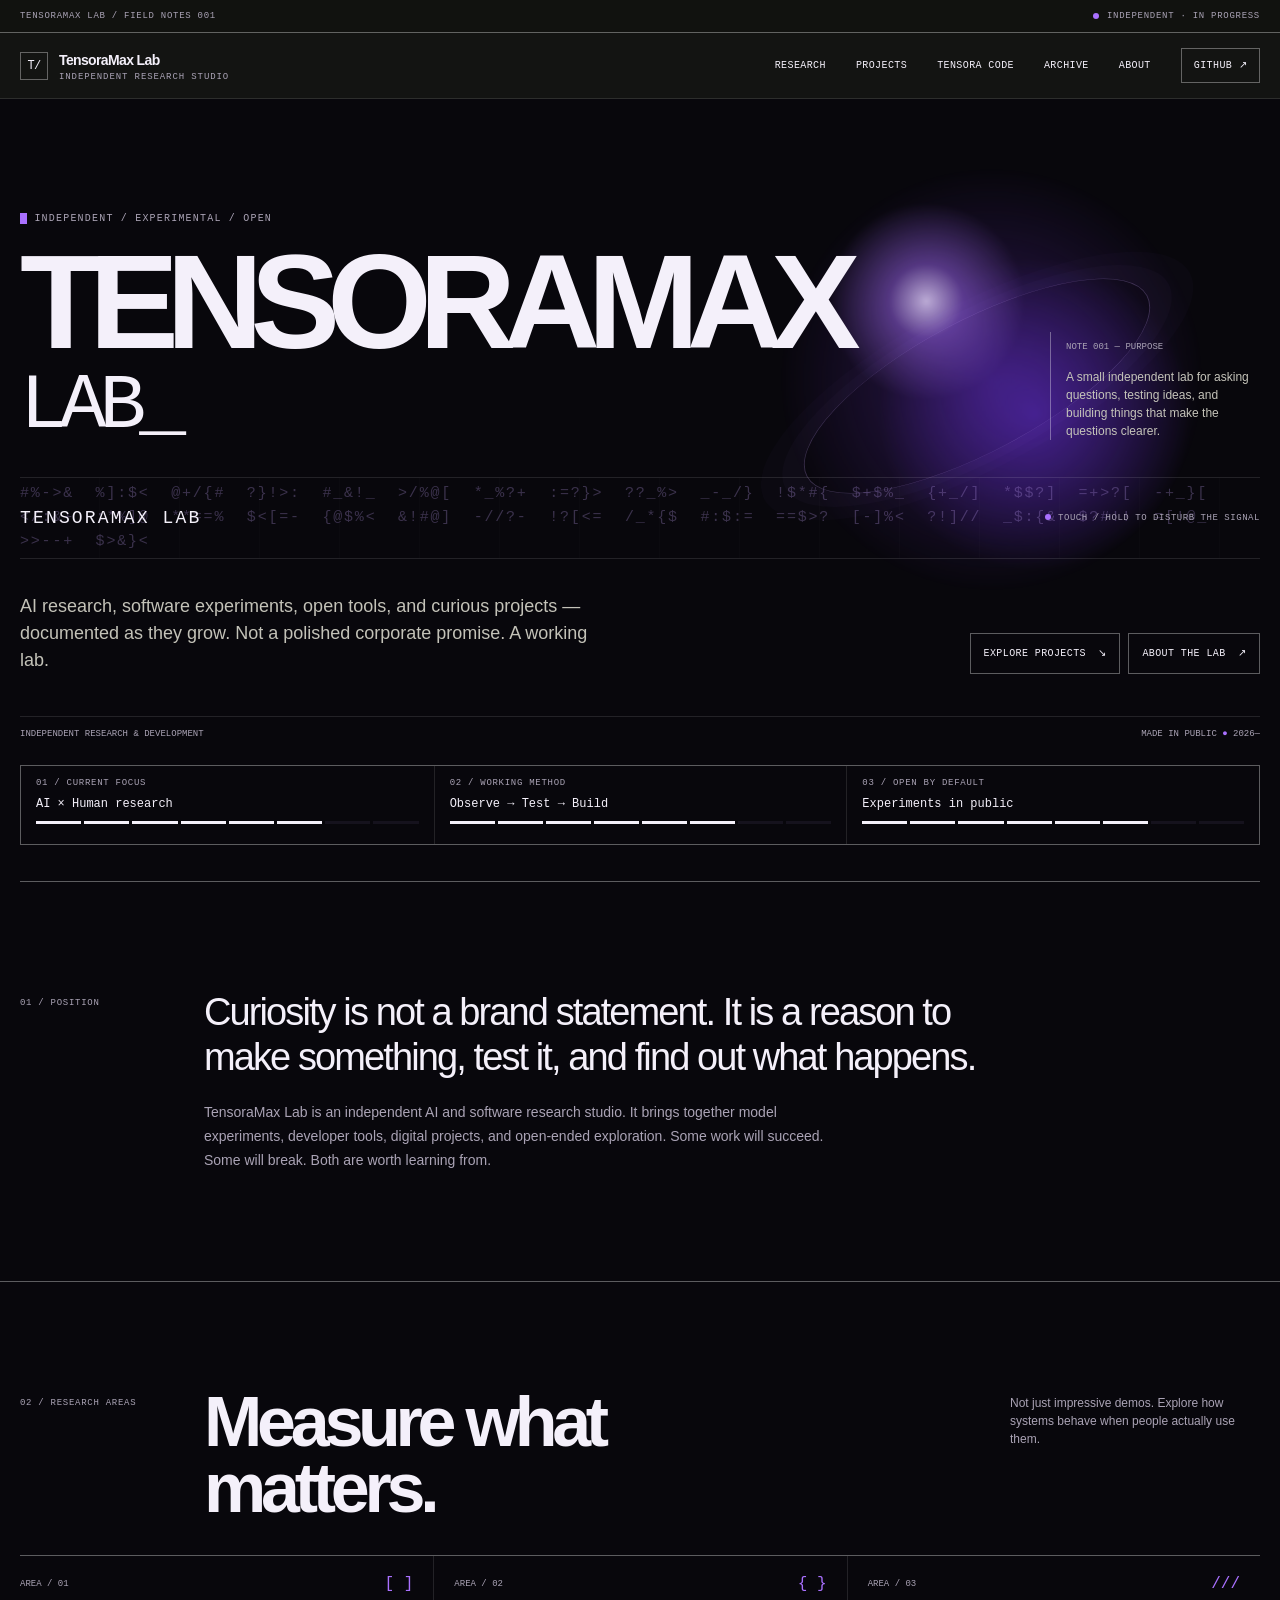
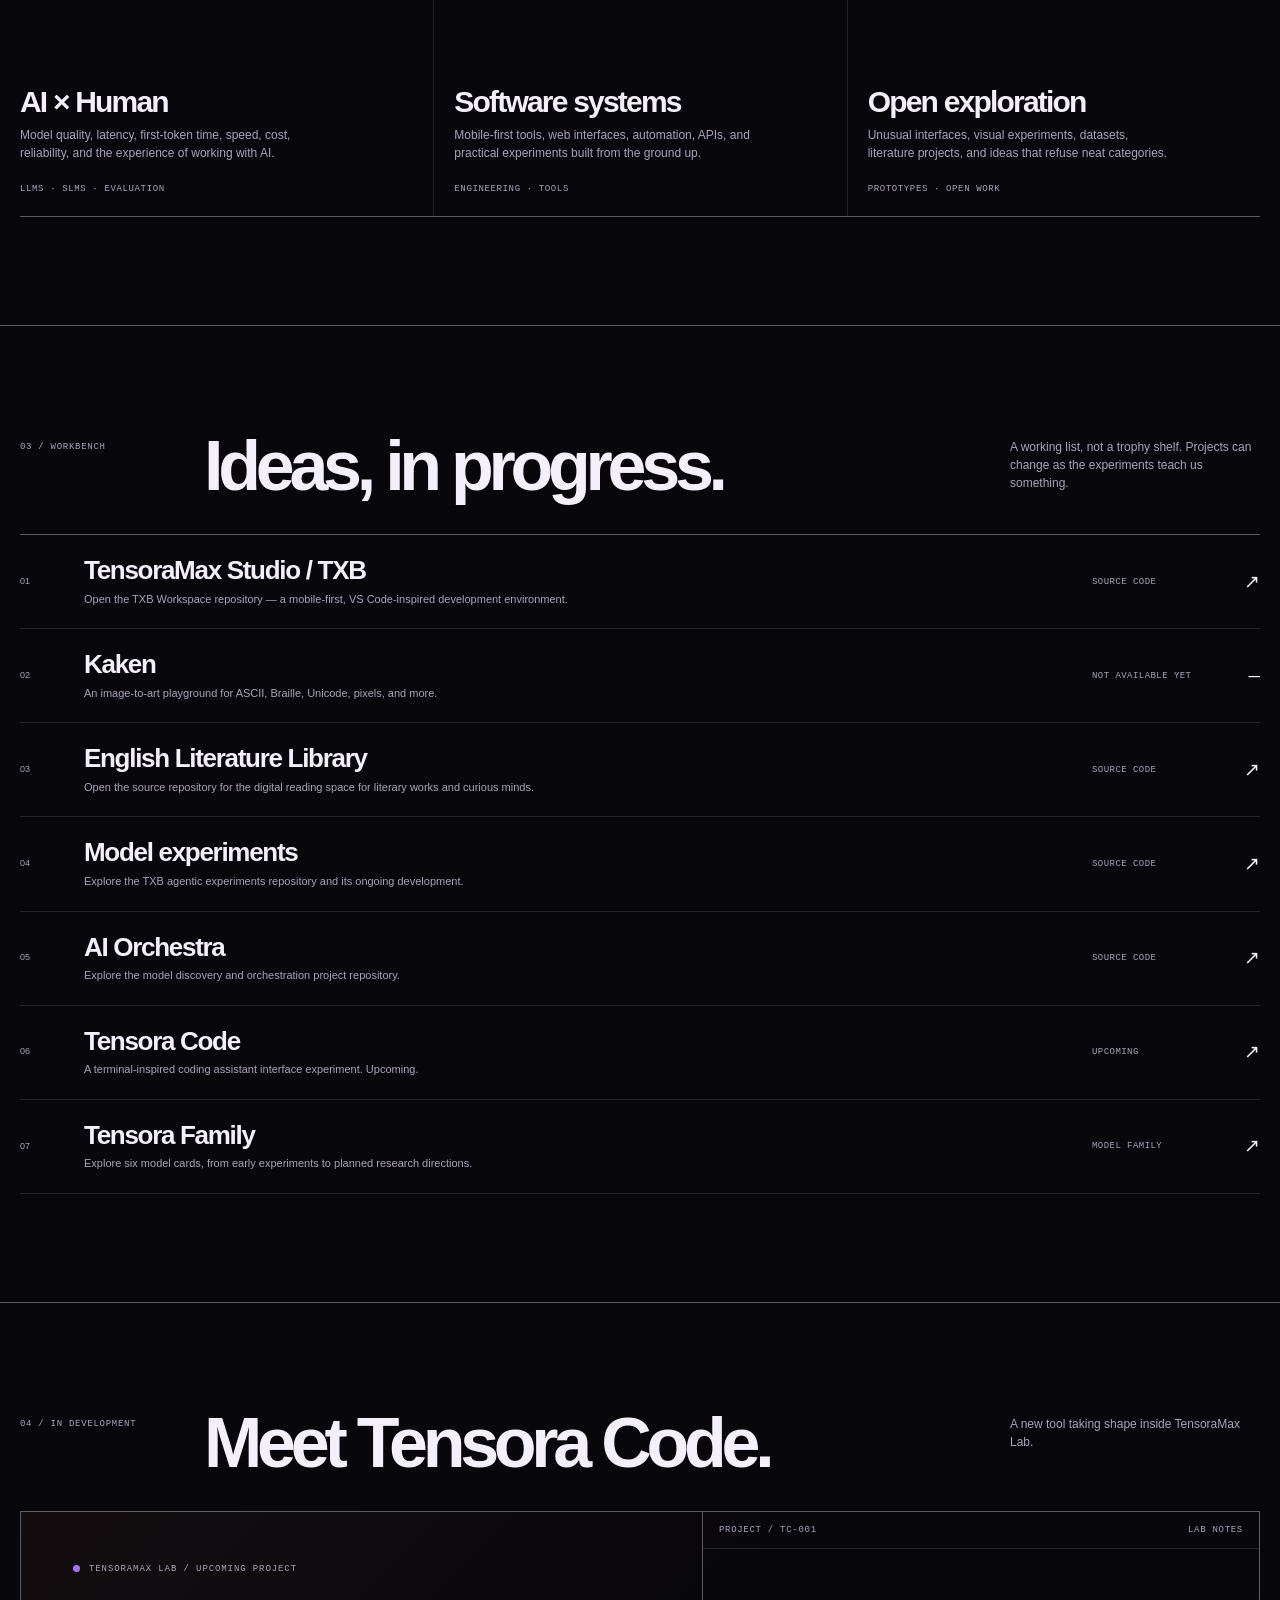
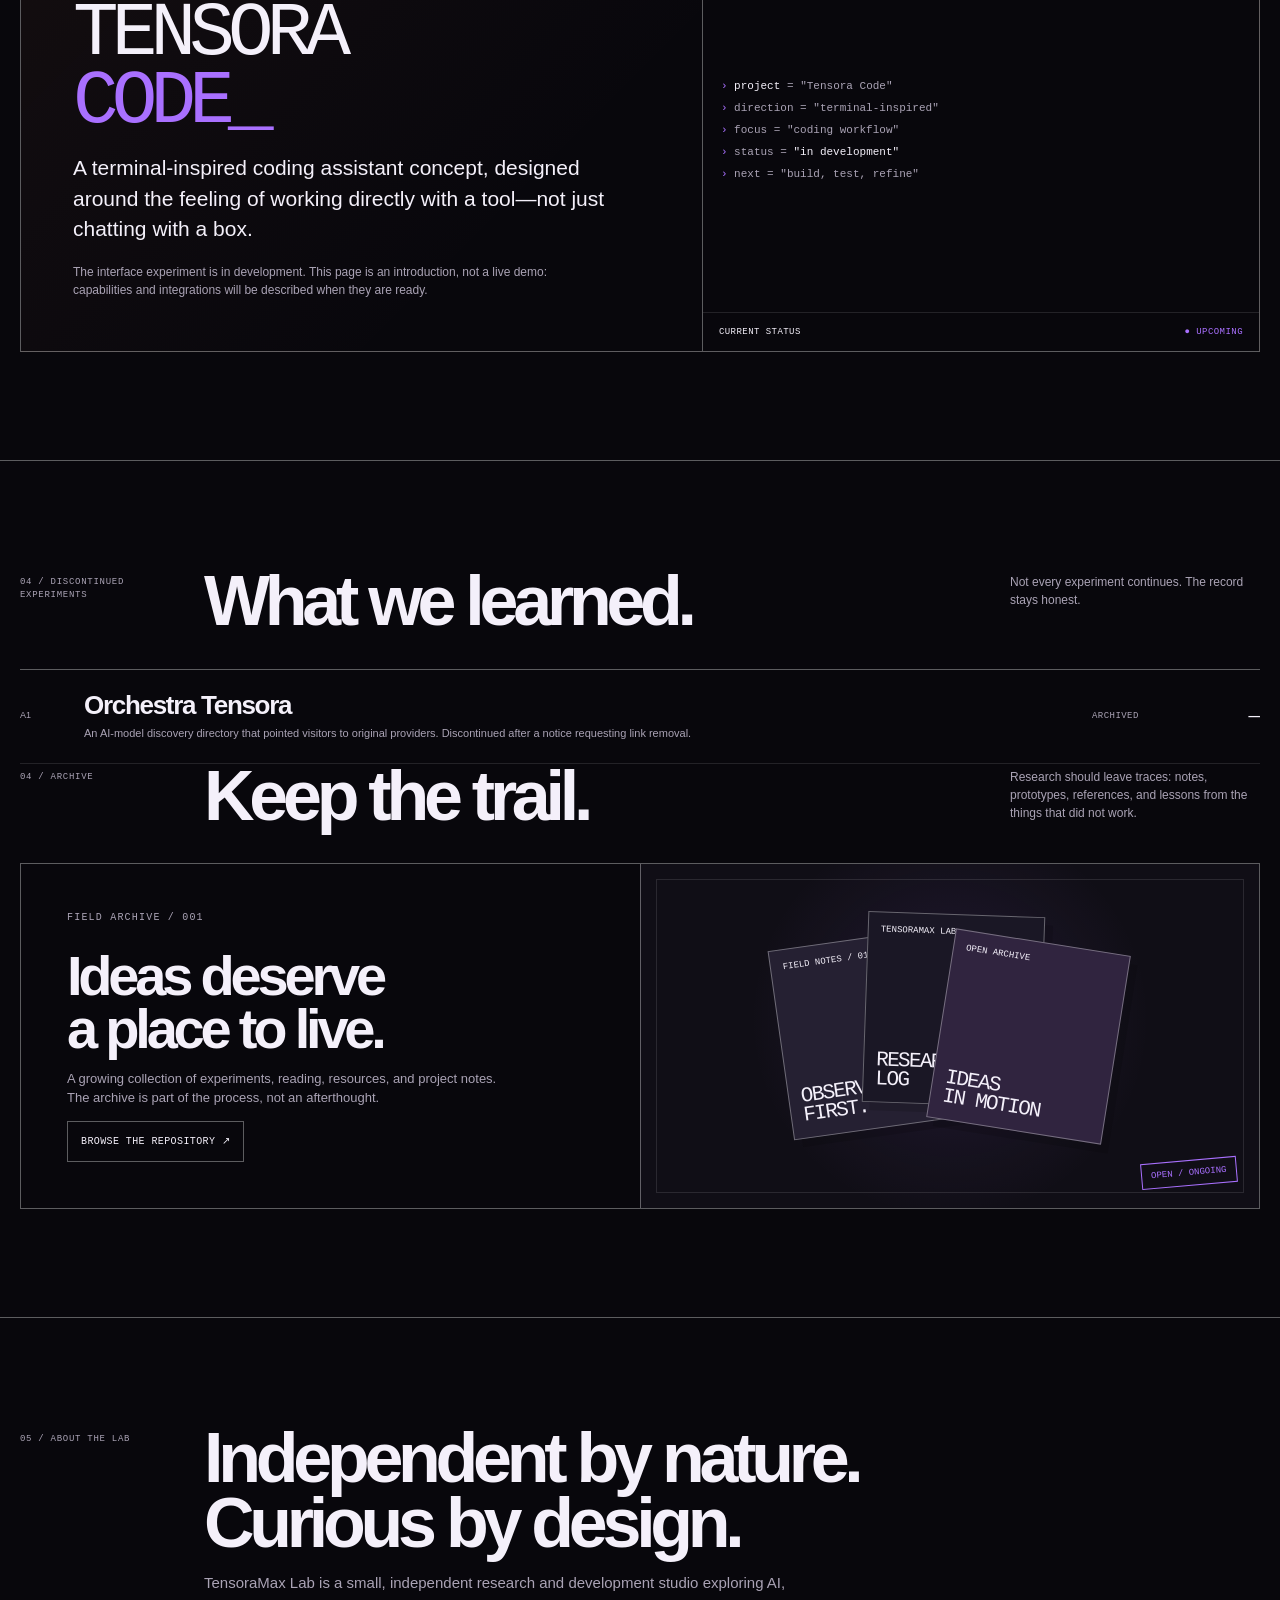
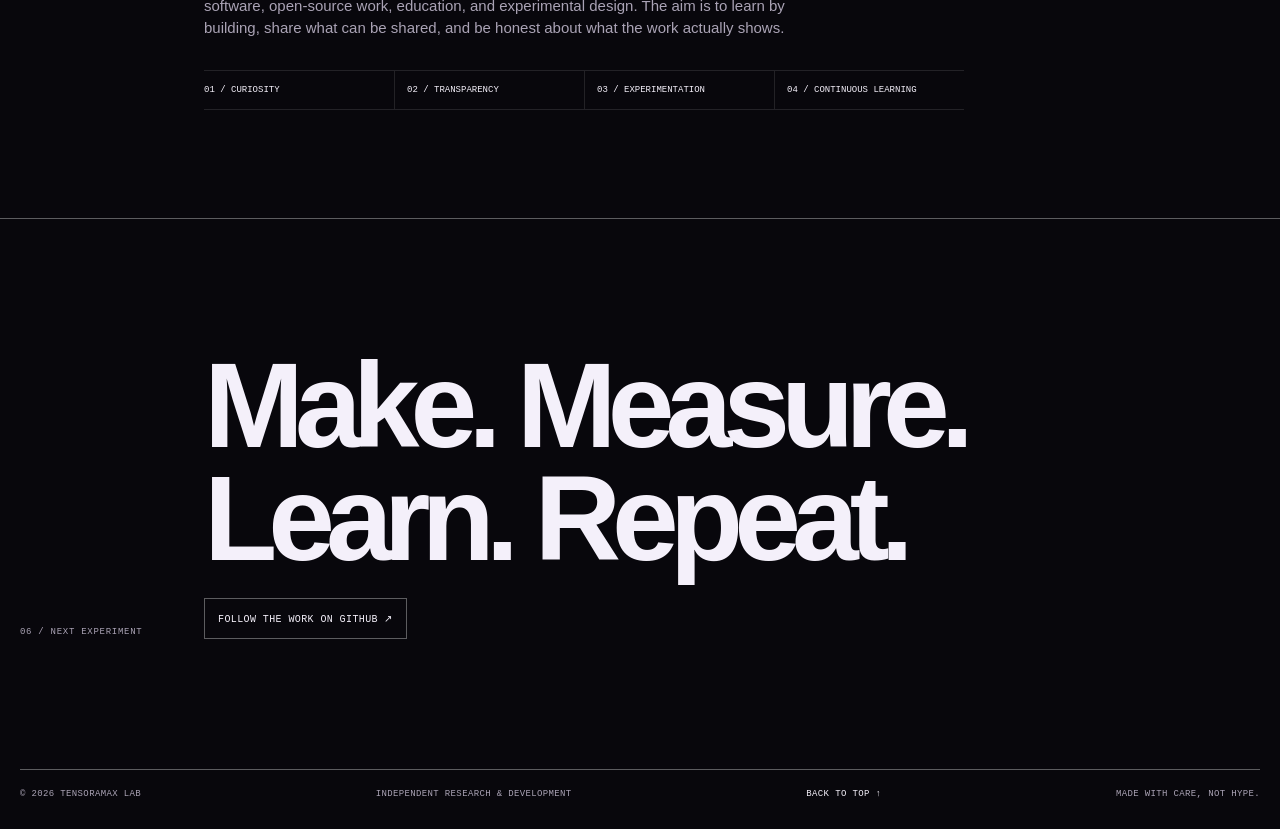
<file: index.html>
<!doctype html>
<html lang="en">
<head>
<meta charset="utf-8">
<meta name="viewport" content="width=device-width, initial-scale=1, viewport-fit=cover">
<meta name="theme-color" content="#08070c">
<meta name="description" content="TensoraMax Lab — independent AI research, software experiments, and things built in public.">
<meta name="google-site-verification" content="DfHqU-ZBNyAnOdvqPo-Tlb1jlKGLQ3drwnvdkoPZtg8" />
<link rel="canonical" href="https://tensoramaxlab.pntr.dev/">
<meta property="og:title" content="TensoraMax Lab — Experimental Research Studio">
<meta property="og:description" content="Independent AI research, software experiments, open tools, and curious projects — documented as they grow.">
<meta property="og:url" content="https://tensoramaxlab.pntr.dev/">
<meta property="og:type" content="website">
<title>TensoraMax Lab — Experimental Research Studio</title>
<style>
:root{
  --bg:#08070c;--surface:#100e16;--surface2:#15121d;--ink:#f4f0fa;--muted:#aaa3b5;
  --line:rgba(255,255,255,.11);--line-strong:rgba(255,255,255,.34);
  --signal:#a970ff;--mono:"SFMono-Regular",Consolas,"Liberation Mono",monospace;
  --sans:Arial,"Helvetica Neue",sans-serif;--max:1240px;
}
*{box-sizing:border-box}
html{scroll-behavior:smooth;scroll-padding-top:80px;background:var(--bg)}
body{margin:0;background:var(--bg);color:var(--ink);font-family:var(--sans);line-height:1.5}
a{color:inherit;text-decoration:none}button{font:inherit}
::selection{background:var(--ink);color:var(--bg)}
.shell{width:min(100% - 40px,var(--max));margin-inline:auto}
.mono,.eyebrow,.section-id,.meta,.micro,.footer,.nav,.stamp,.status{font-family:var(--mono)}
.topline{border-bottom:1px solid var(--line-strong);background:#11120f}
.topline-inner{min-height:32px;display:flex;justify-content:space-between;align-items:center;gap:12px;font:9px var(--mono);letter-spacing:.08em;text-transform:uppercase;color:var(--muted)}
.live{display:inline-flex;align-items:center;gap:8px}.live-dot{width:6px;height:6px;border-radius:50%;background:var(--signal);display:inline-block}
header{position:sticky;top:0;z-index:10;background:rgba(21,22,20,.93);backdrop-filter:blur(14px);border-bottom:1px solid var(--line)}
.header-inner{min-height:65px;display:flex;align-items:center;justify-content:space-between;gap:22px}
.brand{display:inline-flex;align-items:center;gap:11px;font-size:14px;font-weight:800;letter-spacing:-.045em;white-space:nowrap}
.brand-symbol{width:28px;height:28px;border:1px solid var(--line-strong);display:grid;place-items:center;font:12px var(--mono)}
.brand small{display:block;margin-top:1px;color:var(--muted);font:9px var(--mono);letter-spacing:.1em;text-transform:uppercase}
.nav{display:flex;align-items:center;gap:clamp(14px,2.5vw,30px);font-size:10px;text-transform:uppercase;letter-spacing:.04em}
.nav a{padding:7px 0;border-bottom:1px solid transparent}.nav a:hover{border-color:var(--ink)}
.nav .nav-github{border:1px solid var(--line-strong);padding:9px 12px}
.menu{display:none;border:1px solid var(--line-strong);background:transparent;color:var(--ink);padding:8px 10px;font:10px var(--mono)}
.hero{padding:clamp(55px,9vw,112px) 0 36px;border-bottom:1px solid var(--line-strong);position:relative}
.hero-top{display:grid;grid-template-columns:minmax(0,1fr) 210px;gap:28px;align-items:end}
.eyebrow{margin:0 0 20px;font-size:10px;text-transform:uppercase;letter-spacing:.12em;color:var(--muted)}
.eyebrow b{color:var(--signal);font-weight:400}
.hero h1{margin:0;font-size:clamp(48px,10.5vw,138px);line-height:.82;letter-spacing:-.095em;font-weight:800}
.hero h1 .line{display:block}
.hero h1 .line:last-child{margin-top:.16em;font:400 .58em/.95 var(--mono);letter-spacing:-.09em}
.hero-note{border-left:1px solid var(--line-strong);padding-left:15px;margin-bottom:3px}
.note-number{font:9px var(--mono);color:var(--muted)}
.hero-note p{margin:12px 0 0;max-width:185px;font-size:12px;color:#c5c4ba}
.hero-interaction{position:relative;margin-top:34px;border-top:1px solid var(--line);border-bottom:1px solid var(--line);min-height:82px;display:flex;align-items:center;overflow:hidden;isolation:isolate;touch-action:pan-y;cursor:crosshair;user-select:none;-webkit-user-select:none}
.hero-interaction::before{content:"";position:absolute;inset:0;z-index:-1;background:repeating-linear-gradient(90deg,transparent 0,transparent 79px,rgba(239,238,231,.045) 80px);opacity:.6}
.glyph-field{position:absolute;inset:0;display:flex;align-items:center;justify-content:flex-start;overflow:hidden;padding:10px 0;color:var(--muted);opacity:.26;font:clamp(10px,1.6vw,15px)/1.6 var(--mono);letter-spacing:.12em;white-space:pre-wrap;overflow-wrap:anywhere;pointer-events:none}
.hero-touch{position:relative;width:100%;padding:22px 0;display:flex;align-items:center;justify-content:space-between;gap:18px;background:none;border:0;color:var(--ink);text-align:left;cursor:crosshair}
.hero-touch:focus-visible{outline:1px solid var(--signal);outline-offset:-3px}
.hero-touch-title{font:clamp(13px,2vw,18px) var(--mono);letter-spacing:.12em;overflow-wrap:anywhere}
.hero-touch-hint{flex-shrink:0;font:9px var(--mono);letter-spacing:.06em;text-transform:uppercase;color:var(--muted)}
.hero-touch-hint .hint-dot{display:inline-block;width:6px;height:6px;background:var(--signal);border-radius:50%;margin-right:7px}
.hero-interaction.active{background:rgba(239,238,231,.025)}
.hero-interaction.active .glyph-field{opacity:.5;color:var(--signal)}
.hero-bottom{display:grid;grid-template-columns:1fr auto;align-items:end;gap:25px;margin-top:34px}
.hero-copy{max-width:570px;margin:0;color:#c3c2b8;font-size:clamp(15px,1.7vw,18px)}
.actions{display:flex;gap:8px;flex-wrap:wrap}
.button{display:inline-flex;min-height:41px;align-items:center;justify-content:center;gap:12px;padding:0 13px;border:1px solid var(--line-strong);font:10px var(--mono);text-transform:uppercase;letter-spacing:.04em;transition:background .15s,color .15s,border-color .15s}
.button:hover{background:var(--ink);color:var(--bg);border-color:var(--ink)}
.hero-meta{margin-top:42px;padding-top:12px;border-top:1px solid var(--line);display:flex;flex-wrap:wrap;justify-content:space-between;gap:10px;font:9px var(--mono);text-transform:uppercase;color:var(--muted)}
.signal-word{color:var(--signal)}
.instrument{margin-top:26px;border:1px solid var(--line-strong);display:grid;grid-template-columns:repeat(3,1fr)}
.instrument-cell{min-height:78px;padding:12px 15px}
.instrument-cell+.instrument-cell{border-left:1px solid var(--line)}
.instrument-label{display:block;color:var(--muted);font:9px var(--mono);letter-spacing:.08em;text-transform:uppercase}
.instrument-value{display:block;margin-top:9px;font:12px var(--mono)}
.meter{display:flex;gap:3px;margin-top:10px}.meter i{display:block;height:3px;flex:1;background:var(--ink)}.meter i:nth-child(n+7){background:var(--surface2)}
.section{padding:clamp(64px,9vw,108px) 0;border-bottom:1px solid var(--line-strong)}
.section-head{display:grid;grid-template-columns:160px minmax(0,1fr) minmax(150px,250px);gap:24px;align-items:start;margin-bottom:34px}
.section-id{color:var(--muted);font-size:9px;letter-spacing:.08em;text-transform:uppercase;padding-top:7px}
h2{margin:0;font-size:clamp(34px,6vw,70px);line-height:.94;letter-spacing:-.075em;font-weight:800}
.section-intro{margin:4px 0 0;color:var(--muted);font-size:12px;max-width:250px}
.manifesto-grid,.about-grid{display:grid;grid-template-columns:160px minmax(0,1fr);gap:24px}
.manifesto-copy{max-width:780px}.manifesto-copy p{margin:0;font-size:clamp(21px,3.4vw,38px);line-height:1.18;letter-spacing:-.05em}
.manifesto-copy p+p{margin-top:22px;max-width:630px;font-size:14px;line-height:1.7;letter-spacing:0;color:var(--muted)}
.research-grid{display:grid;grid-template-columns:repeat(3,1fr);border-top:1px solid var(--line-strong);border-bottom:1px solid var(--line-strong)}
.research-card{min-height:260px;padding:19px 20px 22px 0;display:flex;flex-direction:column}
.research-card+.research-card{border-left:1px solid var(--line);padding-left:20px}
.card-top{display:flex;justify-content:space-between;align-items:center;font:9px var(--mono);color:var(--muted)}
.card-glyph{font-size:16px;color:var(--signal)}
.research-card h3{margin:auto 0 9px;font-size:clamp(21px,2.6vw,30px);line-height:1;letter-spacing:-.06em}
.research-card p{margin:0;max-width:310px;color:var(--muted);font-size:12px}
.card-tags{margin-top:22px;font:9px var(--mono);color:var(--muted);letter-spacing:.07em}
.project-list{border-top:1px solid var(--line-strong)}
.project-row{display:grid;grid-template-columns:48px minmax(0,1fr) 130px 22px;gap:16px;align-items:center;padding:21px 0;border-bottom:1px solid var(--line);transition:padding .15s,background .15s}
.project-row:hover{padding-inline:8px;background:rgba(239,238,231,.025)}
.project-row-static{cursor:default}.project-row-static:hover{padding-inline:0;background:transparent}
.project-index{font-size:9px;color:var(--muted)}
.project-name{margin:0;font-size:clamp(18px,2.5vw,26px);line-height:1.1;letter-spacing:-.05em}
.project-description{margin:6px 0 0;color:var(--muted);font-size:11px}
.project-type{color:var(--muted);font:9px var(--mono);text-transform:uppercase;letter-spacing:.05em}
.project-arrow{font:19px var(--mono);text-align:right}

.code-feature{display:grid;grid-template-columns:minmax(0,1.1fr) minmax(240px,.9fr);border:1px solid var(--line-strong);background:linear-gradient(135deg,rgba(210,118,85,.055),transparent 48%)}
.code-feature-main{padding:clamp(24px,5vw,52px)}
.code-feature-kicker{display:flex;align-items:center;gap:9px;font:9px var(--mono);letter-spacing:.1em;text-transform:uppercase;color:var(--muted)}
.code-feature-kicker i{width:7px;height:7px;border-radius:50%;background:var(--signal);display:inline-block}
.code-feature h2{margin:26px 0 17px;font:clamp(34px,6.5vw,76px)/.9 var(--mono);letter-spacing:-.09em;overflow-wrap:anywhere}
.code-feature h2 span{color:var(--signal)}
.code-feature-lead{max-width:540px;margin:0;color:var(--ink);font-size:clamp(16px,2vw,21px);line-height:1.45}
.code-feature-note{max-width:520px;margin:18px 0 0;color:var(--muted);font-size:12px}
.code-feature-side{border-left:1px solid var(--line-strong);display:flex;flex-direction:column;justify-content:space-between;min-width:0}
.code-terminal-head{padding:13px 16px;border-bottom:1px solid var(--line);font:9px var(--mono);text-transform:uppercase;letter-spacing:.08em;color:var(--muted);display:flex;justify-content:space-between;gap:12px}
.code-terminal-body{padding:24px 18px;font:11px/2 var(--mono);color:var(--muted);overflow-wrap:anywhere}
.code-terminal-body p{margin:0}
.code-terminal-body .prompt{color:var(--signal)}
.code-terminal-body .bright{color:var(--ink)}
.code-feature-status{padding:14px 16px;border-top:1px solid var(--line);display:flex;justify-content:space-between;gap:12px;font:9px var(--mono);text-transform:uppercase;letter-spacing:.05em}
.code-feature-status strong{color:var(--signal);font-weight:400}

.archive{display:grid;grid-template-columns:1fr 1fr;border:1px solid var(--line-strong)}
.archive-copy{padding:clamp(22px,5vw,46px)}
.archive-copy h2{margin-top:25px;font-size:clamp(31px,5vw,56px)}
.archive-copy p{max-width:430px;color:var(--muted);font-size:13px}
.archive-art{min-height:330px;position:relative;overflow:hidden;background:var(--surface);border-left:1px solid var(--line-strong);display:grid;place-items:center}
.archive-art::before{content:"";position:absolute;inset:15px;border:1px solid var(--line)}
.book-stack{position:relative;width:min(75%,340px);height:245px}
.book{position:absolute;width:52%;height:78%;border:1px solid var(--line-strong);display:flex;flex-direction:column;justify-content:space-between;padding:12px;font:9px var(--mono);text-transform:uppercase;box-shadow:8px 8px 0 rgba(0,0,0,.14)}
.book span:last-child{font-size:21px;line-height:.9;letter-spacing:-.08em}
.book.one{left:0;top:24px;background:#30312b;transform:rotate(-8deg)}
.book.two{left:25%;top:0;background:#24251f;transform:rotate(2deg)}
.book.three{left:47%;top:27px;background:#383931;transform:rotate(9deg)}
.archive-stamp{position:absolute;right:22px;bottom:22px;border:1px solid var(--signal);color:var(--signal);padding:7px 9px;font:9px var(--mono);transform:rotate(-5deg)}
.about-copy{max-width:760px}.about-copy>p{max-width:640px;color:var(--muted);font-size:15px}
.principles{display:grid;grid-template-columns:repeat(4,1fr);margin-top:30px;border-top:1px solid var(--line);border-bottom:1px solid var(--line)}
.principle{padding:14px 10px 14px 0;font:9px var(--mono);text-transform:uppercase}
.principle+.principle{border-left:1px solid var(--line);padding-left:12px}
.closing{padding:clamp(70px,12vw,130px) 0;display:grid;grid-template-columns:160px 1fr;gap:24px;align-items:end}
.closing h2{font-size:clamp(49px,10.5vw,120px)}
.closing .button{justify-self:start;margin-top:24px}
.footer{border-top:1px solid var(--line-strong);padding:18px 0 27px;display:flex;flex-wrap:wrap;gap:12px 24px;justify-content:space-between;color:var(--muted);font-size:9px;text-transform:uppercase;letter-spacing:.04em}
.footer a{color:var(--ink)}
.reveal{opacity:0;transform:translateY(12px);transition:opacity .45s ease,transform .45s ease}
.reveal.visible{opacity:1;transform:none}
@media(prefers-reduced-motion:reduce){*,*::before,*::after{scroll-behavior:auto!important;transition-duration:.01ms!important;animation-duration:.01ms!important}.reveal{opacity:1;transform:none}}
@media(max-width:800px){
 .shell{width:min(100% - 32px,var(--max))}.header-inner{min-height:59px}.menu{display:block}
 .nav{display:none;position:absolute;top:59px;left:16px;right:16px;padding:13px;background:var(--bg);border:1px solid var(--line-strong);flex-direction:column;align-items:stretch;gap:4px}
 .nav.open{display:flex}.nav a{padding:10px}.nav .nav-github{text-align:center}
 .hero-top{grid-template-columns:1fr}.hero-note{max-width:310px;margin-top:12px}
 .hero h1{font-size:clamp(47px,12.2vw,100px)}.hero-bottom{grid-template-columns:1fr}
 .section-head{grid-template-columns:1fr;gap:12px;margin-bottom:27px}.section-id{padding-top:0}
 .manifesto-grid,.about-grid,.closing{grid-template-columns:1fr;gap:20px}
 .research-card{min-height:225px;padding-right:14px}.research-card+.research-card{padding-left:14px}
 .project-row{grid-template-columns:30px minmax(0,1fr) 22px;gap:10px}.project-type{display:none}
 .code-feature{grid-template-columns:1fr}.code-feature-side{border-left:0;border-top:1px solid var(--line-strong)}
 .archive{grid-template-columns:1fr}.archive-art{border-left:0;border-top:1px solid var(--line-strong);min-height:295px}
 .principles{grid-template-columns:repeat(2,1fr)}.principle:nth-child(3){border-left:0;padding-left:0;border-top:1px solid var(--line)}.principle:nth-child(4){border-top:1px solid var(--line)}
}
@media(max-width:480px){
 .shell{width:min(100% - 26px,var(--max))}.topline-inner{font-size:8px;letter-spacing:0}
 .brand{font-size:13px}.hero{padding-top:57px}.hero h1{font-size:clamp(39px,11.6vw,56px)}
 .hero h1 .line:last-child{font-size:.64em}.hero-interaction{min-height:72px;margin-top:27px}
 .hero-touch{align-items:flex-start;flex-direction:column;gap:8px;padding:16px 0}.hero-touch-hint{font-size:8px}
 .instrument{grid-template-columns:1fr}.instrument-cell{min-height:auto;padding:11px}.instrument-cell+.instrument-cell{border-left:0;border-top:1px solid var(--line)}
 .instrument-value{margin-top:5px}.meter{margin-top:8px}
 .research-grid{grid-template-columns:1fr}.research-card{min-height:205px;padding:17px 0}.research-card+.research-card{border-left:0;border-top:1px solid var(--line);padding-left:0}
 .project-row{padding:17px 0}.archive-art{min-height:260px}.book-stack{transform:scale(.82)}
}

/* Motion-lab art direction: preserve the existing structure, push the atmosphere. */
.hero{overflow:hidden;isolation:isolate}
.hero::before{
  content:"";position:absolute;z-index:-1;right:clamp(-100px,4vw,70px);top:8%;
  width:clamp(190px,34vw,440px);aspect-ratio:1;border-radius:50%;
  background:
    radial-gradient(circle at 35% 32%,rgba(226,207,255,.9) 0,rgba(169,112,255,.48) 9%,transparent 24%),
    radial-gradient(circle at 60% 58%,rgba(118,54,255,.48),transparent 43%),
    radial-gradient(circle at 50% 50%,rgba(72,35,132,.65),rgba(8,7,12,0) 69%);
  filter:blur(1px);opacity:.9;animation:lab-orbit 12s ease-in-out infinite alternate;
}
.hero::after{
  content:"";position:absolute;z-index:-1;right:clamp(-70px,7vw,110px);top:12%;
  width:clamp(170px,30vw,390px);aspect-ratio:1;border:1px solid rgba(201,168,255,.25);
  border-radius:50%;transform:rotate(-28deg) scaleY(.34);box-shadow:0 0 0 24px rgba(169,112,255,.025),0 0 0 48px rgba(169,112,255,.02);
  animation:lab-ring 18s linear infinite;
}
.hero-top,.hero-interaction,.hero-bottom,.hero-meta,.instrument{position:relative;z-index:1}
.hero h1{position:relative;text-wrap:balance}
.eyebrow b,.live-dot,.hero-touch-hint .hint-dot{background:var(--signal);color:var(--signal)}
.hero-interaction.active{box-shadow:inset 0 0 55px rgba(169,112,255,.1)}
.glyph-field{color:#c9a8ff}
.hero-interaction.active .glyph-field{color:#c9a8ff}
.button:hover{box-shadow:0 0 24px rgba(169,112,255,.12)}
.research-card:hover .card-glyph{display:inline-block;transform:rotate(12deg) scale(1.15);transition:transform .25s}
.archive-art{background:radial-gradient(circle at 50% 45%,rgba(169,112,255,.12),transparent 55%),var(--surface)}
.book.one{background:#252032}.book.two{background:#1a1725}.book.three{background:#30243f}
.archive-stamp{border-color:var(--signal);color:var(--signal)}
@keyframes lab-orbit{from{transform:translate3d(0,-8px,0) scale(.96)}to{transform:translate3d(-18px,16px,0) scale(1.04)}}
@keyframes lab-ring{from{transform:rotate(-28deg) scaleY(.34)}to{transform:rotate(332deg) scaleY(.34)}}
@media(max-width:800px){.hero::before{right:-70px;top:4%;opacity:.62}.hero::after{right:-30px;top:7%;opacity:.7}}
@media(prefers-reduced-motion:reduce){.hero::before,.hero::after{animation:none}}

</style>
</head>
<body>
<div class="topline"><div class="shell topline-inner"><span>TENSORAMAX LAB / FIELD NOTES 001</span><span class="live"><i class="live-dot"></i> Independent · In progress</span></div></div>
<header><div class="shell header-inner">
  <a class="brand" href="#top" aria-label="TensoraMax Lab home"><span class="brand-symbol">T/</span><span>TensoraMax Lab<small>Independent research studio</small></span></a>
  <button class="menu" aria-label="Toggle navigation" aria-expanded="false">MENU +</button>
  <nav class="nav" aria-label="Main navigation"><a href="#research">Research</a><a href="#projects">Projects</a><a href="#tensora-code">Tensora Code</a><a href="#archive">Archive</a><a href="#about">About</a><a class="nav-github" href="https://github.com/Yuri-code-dot/Tensoramaxlab" target="_blank" rel="noreferrer">GitHub ↗</a></nav>
</div></header>
<main id="top">
<section class="hero shell">
  <div class="hero-top">
    <div><p class="eyebrow"><b>●</b> Independent / Experimental / Open</p><h1 aria-label="TensoraMax Lab"><span class="line">TENSORAMAX</span><span class="line">LAB_</span></h1></div>
    <aside class="hero-note"><span class="note-number">NOTE 001 — PURPOSE</span><p>A small independent lab for asking questions, testing ideas, and building things that make the questions clearer.</p></aside>
  </div>

  <div class="hero-interaction" id="heroInteraction">
    <div class="glyph-field" id="glyphField" aria-hidden="true"></div>
    <button class="hero-touch" id="heroTouch" aria-label="Touch or click to scramble and reassemble TensoraMax Lab">
      <span class="hero-touch-title" id="heroTouchTitle">TENSORAMAX LAB</span>
      <span class="hero-touch-hint"><i class="hint-dot"></i><span id="heroHint">Touch / hold to disturb the signal</span></span>
    </button>
  </div>

  <div class="hero-bottom"><p class="hero-copy">AI research, software experiments, open tools, and curious projects — documented as they grow. Not a polished corporate promise. A working lab.</p><div class="actions"><a class="button" href="#projects">Explore projects <span>↘</span></a><a class="button" href="#about">About the lab <span>↗</span></a></div></div>
  <div class="hero-meta"><span>Independent research & development</span><span>Made in public <span class="signal-word">●</span> 2026—</span></div>
  <div class="instrument" aria-label="Lab focus">
    <div class="instrument-cell"><span class="instrument-label">01 / Current focus</span><span class="instrument-value">AI × Human research</span><div class="meter" aria-hidden="true"><i></i><i></i><i></i><i></i><i></i><i></i><i></i><i></i></div></div>
    <div class="instrument-cell"><span class="instrument-label">02 / Working method</span><span class="instrument-value">Observe → Test → Build</span><div class="meter" aria-hidden="true"><i></i><i></i><i></i><i></i><i></i><i></i><i></i><i></i></div></div>
    <div class="instrument-cell"><span class="instrument-label">03 / Open by default</span><span class="instrument-value">Experiments in public</span><div class="meter" aria-hidden="true"><i></i><i></i><i></i><i></i><i></i><i></i><i></i><i></i></div></div>
  </div>
</section>

<section class="section"><div class="shell manifesto-grid reveal"><div class="section-id">01 / Position</div><div class="manifesto-copy"><p>Curiosity is not a brand statement. It is a reason to make something, test it, and find out what happens.</p><p>TensoraMax Lab is an independent AI and software research studio. It brings together model experiments, developer tools, digital projects, and open-ended exploration. Some work will succeed. Some will break. Both are worth learning from.</p></div></div></section>

<section class="section" id="research"><div class="shell">
  <div class="section-head reveal"><div class="section-id">02 / Research areas</div><h2>Measure what<br>matters.</h2><p class="section-intro">Not just impressive demos. Explore how systems behave when people actually use them.</p></div>
  <div class="research-grid reveal">
    <article class="research-card"><div class="card-top"><span>AREA / 01</span><span class="card-glyph">[ ]</span></div><h3>AI × Human</h3><p>Model quality, latency, first-token time, speed, cost, reliability, and the experience of working with AI.</p><div class="card-tags">LLMS · SLMS · EVALUATION</div></article>
    <article class="research-card"><div class="card-top"><span>AREA / 02</span><span class="card-glyph">{ }</span></div><h3>Software systems</h3><p>Mobile-first tools, web interfaces, automation, APIs, and practical experiments built from the ground up.</p><div class="card-tags">ENGINEERING · TOOLS</div></article>
    <article class="research-card"><div class="card-top"><span>AREA / 03</span><span class="card-glyph">///</span></div><h3>Open exploration</h3><p>Unusual interfaces, visual experiments, datasets, literature projects, and ideas that refuse neat categories.</p><div class="card-tags">PROTOTYPES · OPEN WORK</div></article>
  </div>
</div></section>

<section class="section" id="projects"><div class="shell">
  <div class="section-head reveal"><div class="section-id">03 / Workbench</div><h2>Ideas, in progress.</h2><p class="section-intro">A working list, not a trophy shelf. Projects can change as the experiments teach us something.</p></div>
  <div class="project-list reveal">
    <a class="project-row" href="https://github.com/Yuri-code-dot/TXB-workshop-" target="_blank" rel="noopener noreferrer"><span class="project-index">01</span><div><h3 class="project-name">TensoraMax Studio / TXB</h3><p class="project-description">Open the TXB Workspace repository — a mobile-first, VS Code-inspired development environment.</p></div><span class="project-type">SOURCE CODE</span><span class="project-arrow">↗</span></a>
    <div class="project-row project-row-static"><span class="project-index">02</span><div><h3 class="project-name">Kaken</h3><p class="project-description">An image-to-art playground for ASCII, Braille, Unicode, pixels, and more.</p></div><span class="project-type">NOT AVAILABLE YET</span><span class="project-arrow">—</span></div>
    <a class="project-row" href="https://github.com/Yuri-code-dot/English-library-" target="_blank" rel="noopener noreferrer"><span class="project-index">03</span><div><h3 class="project-name">English Literature Library</h3><p class="project-description">Open the source repository for the digital reading space for literary works and curious minds.</p></div><span class="project-type">SOURCE CODE</span><span class="project-arrow">↗</span></a>
    <a class="project-row" href="https://github.com/Yuri-code-dot/TXB-AGENTIC" target="_blank" rel="noopener noreferrer"><span class="project-index">04</span><div><h3 class="project-name">Model experiments</h3><p class="project-description">Explore the TXB agentic experiments repository and its ongoing development.</p></div><span class="project-type">SOURCE CODE</span><span class="project-arrow">↗</span></a>
    <a class="project-row" href="https://github.com/Yuri-code-dot/AI-Orchestra" target="_blank" rel="noopener noreferrer"><span class="project-index">05</span><div><h3 class="project-name">AI Orchestra</h3><p class="project-description">Explore the model discovery and orchestration project repository.</p></div><span class="project-type">SOURCE CODE</span><span class="project-arrow">↗</span></a>
    <a class="project-row" href="#tensora-code"><span class="project-index">06</span><div><h3 class="project-name">Tensora Code</h3><p class="project-description">A terminal-inspired coding assistant interface experiment. Upcoming.</p></div><span class="project-type">UPCOMING</span><span class="project-arrow">↗</span></a>
    <a class="project-row" href="tensora.html"><span class="project-index">07</span><div><h3 class="project-name">Tensora Family</h3><p class="project-description">Explore six model cards, from early experiments to planned research directions.</p></div><span class="project-type">MODEL FAMILY</span><span class="project-arrow">↗</span></a>
  </div>
</div></section>


<section class="section" id="tensora-code"><div class="shell">
  <div class="section-head reveal"><div class="section-id">04 / In development</div><h2>Meet Tensora Code.</h2><p class="section-intro">A new tool taking shape inside TensoraMax Lab.</p></div>
  <div class="code-feature reveal">
    <div class="code-feature-main">
      <div class="code-feature-kicker"><i></i> TensoraMax Lab / Upcoming project</div>
      <h2>TENSORA<br><span>CODE_</span></h2>
      <p class="code-feature-lead">A terminal-inspired coding assistant concept, designed around the feeling of working directly with a tool—not just chatting with a box.</p>
      <p class="code-feature-note">The interface experiment is in development. This page is an introduction, not a live demo: capabilities and integrations will be described when they are ready.</p>
    </div>
    <div class="code-feature-side" aria-label="Tensora Code project notes">
      <div class="code-terminal-head"><span>PROJECT / TC-001</span><span>LAB NOTES</span></div>
      <div class="code-terminal-body">
        <p><span class="prompt">›</span> <span class="bright">project</span> = "Tensora Code"</p>
        <p><span class="prompt">›</span> direction = "terminal-inspired"</p>
        <p><span class="prompt">›</span> focus = "coding workflow"</p>
        <p><span class="prompt">›</span> status = <span class="bright">"in development"</span></p>
        <p><span class="prompt">›</span> next = "build, test, refine"</p>
      </div>
      <div class="code-feature-status"><span>Current status</span><strong>● Upcoming</strong></div>
    </div>
  </div>
</div></section>

<section class="section" id="archive"><div class="shell">
  <div class="section-head reveal"><div class="section-id">04 / Discontinued experiments</div><h2>What we learned.</h2><p class="section-intro">Not every experiment continues. The record stays honest.</p></div>
  <div class="project-list reveal">
    <div class="project-row"><span class="project-index">A1</span><div><h3 class="project-name">Orchestra Tensora</h3><p class="project-description">An AI-model discovery directory that pointed visitors to original providers. Discontinued after a notice requesting link removal.</p></div><span class="project-type">ARCHIVED</span><span class="project-arrow">—</span></div>
  </div>
  <div class="section-head reveal"><div class="section-id">04 / Archive</div><h2>Keep the trail.</h2><p class="section-intro">Research should leave traces: notes, prototypes, references, and lessons from the things that did not work.</p></div>
  <div class="archive reveal"><div class="archive-copy"><div class="eyebrow">FIELD ARCHIVE / 001</div><h2>Ideas deserve<br>a place to live.</h2><p>A growing collection of experiments, reading, resources, and project notes. The archive is part of the process, not an afterthought.</p><a class="button" href="https://github.com/Yuri-code-dot/Tensoramaxlab" target="_blank" rel="noreferrer">Browse the repository ↗</a></div><div class="archive-art" aria-label="Abstract stack of research and literature books"><div class="book-stack" aria-hidden="true"><div class="book one"><span>FIELD NOTES / 01</span><span>OBSERVE<br>FIRST.</span></div><div class="book two"><span>TENSORAMAX LAB</span><span>RESEARCH<br>LOG</span></div><div class="book three"><span>OPEN ARCHIVE</span><span>IDEAS<br>IN MOTION</span></div></div><span class="archive-stamp">OPEN / ONGOING</span></div></div>
</div></section>

<section class="section" id="about"><div class="shell about-grid reveal"><div class="section-id">05 / About the lab</div><div class="about-copy"><h2>Independent by nature.<br>Curious by design.</h2><p>TensoraMax Lab is a small, independent research and development studio exploring AI, software, open-source work, education, and experimental design. The aim is to learn by building, share what can be shared, and be honest about what the work actually shows.</p><div class="principles"><div class="principle">01 / Curiosity</div><div class="principle">02 / Transparency</div><div class="principle">03 / Experimentation</div><div class="principle">04 / Continuous learning</div></div></div></div></section>

<section class="shell closing reveal"><div class="section-id">06 / Next experiment</div><div><h2>Make. Measure.<br>Learn. Repeat.</h2><a class="button" href="https://github.com/Yuri-code-dot/Tensoramaxlab" target="_blank" rel="noreferrer">Follow the work on GitHub ↗</a></div></section>
</main>
<footer class="shell footer"><span>© 2026 TensoraMax Lab</span><span>Independent research & development</span><a href="#top">Back to top ↑</a><span>Made with care, not hype.</span></footer>

<script>
(() => {
  const menuButton = document.querySelector('.menu');
  const nav = document.querySelector('.nav');
  menuButton.addEventListener('click', () => {
    const open = nav.classList.toggle('open');
    menuButton.setAttribute('aria-expanded', String(open));
    menuButton.textContent = open ? 'CLOSE −' : 'MENU +';
  });
  nav.querySelectorAll('a').forEach(link => link.addEventListener('click', () => {
    nav.classList.remove('open'); menuButton.setAttribute('aria-expanded', 'false'); menuButton.textContent = 'MENU +';
  }));

  const stage = document.getElementById('heroInteraction');
  const trigger = document.getElementById('heroTouch');
  const title = document.getElementById('heroTouchTitle');
  const hint = document.getElementById('heroHint');
  const field = document.getElementById('glyphField');
  const phrase = 'TENSORAMAX LAB';
  const alphabet = '$&__#@!%+=-:/<>[]{}*?';
  let active = false, raf = 0, start = 0, lastFrame = 0, pointerDown = false, cooldown = 0;
  let seed = 1;
  const rand = () => { seed = (seed * 1664525 + 1013904223) >>> 0; return seed / 4294967296; };
  function makeNoise(n) {
    let s = '';
    for (let i = 0; i < n; i++) s += alphabet[Math.floor(rand() * alphabet.length)] + (i % 5 === 4 ? '  ' : '');
    return s;
  }
  function render(now) {
    if (!active) return;
    if (now - lastFrame < 48) { raf = requestAnimationFrame(render); return; }
    lastFrame = now;
    const elapsed = now - start;
    const duration = pointerDown ? 999999 : 1250;
    const p = Math.min(1, elapsed / duration);
    const len = phrase.length;
    let out = '';
    for (let i = 0; i < len; i++) {
      const settlePoint = i / len;
      if (pointerDown || (p < .72 && p < settlePoint * .8 + .2 && rand() > p * .8)) {
        out += alphabet[Math.floor(rand() * alphabet.length)];
      } else if (p < .72 && rand() < (1 - p) * .22) {
        out += alphabet[Math.floor(rand() * alphabet.length)];
      } else {
        out += phrase[i];
      }
    }
    title.textContent = out;
    field.textContent = makeNoise(170);
    stage.classList.toggle('active', pointerDown || p < .65);
    hint.textContent = pointerDown ? 'Signal disturbed · release to resolve' : (p < .85 ? 'Signal reassembling…' : 'Touch / hold to disturb the signal');
    if (pointerDown || p < 1) raf = requestAnimationFrame(render);
    else {
      active = false; title.textContent = phrase; field.textContent = makeNoise(170);
      stage.classList.remove('active'); hint.textContent = 'Touch / hold to disturb the signal';
    }
  }
  function disturb(hold) {
    cancelAnimationFrame(raf);
    active = true; pointerDown = hold; start = performance.now(); lastFrame = 0;
    seed = (Date.now() ^ Math.floor(Math.random() * 0xffffffff)) >>> 0;
    stage.classList.add('active');
    raf = requestAnimationFrame(render);
  }
  trigger.addEventListener('pointerdown', e => {
    if (e.pointerType === 'mouse' && e.button !== 0) return;
    e.preventDefault();
    pointerDown = true;
    try { trigger.setPointerCapture(e.pointerId); } catch {}
    disturb(true);
  });
  trigger.addEventListener('pointerup', () => {
    if (!pointerDown) return;
    pointerDown = false; start = performance.now(); lastFrame = 0;
    hint.textContent = 'Signal reassembling…';
    raf = requestAnimationFrame(render);
  });
  trigger.addEventListener('pointercancel', () => {
    pointerDown = false; start = performance.now(); lastFrame = 0; raf = requestAnimationFrame(render);
  });
  trigger.addEventListener('click', e => {
    // Keyboard activation gets a complete animation; pointer interaction is handled above.
    if (e.detail === 0) disturb(false);
  });
  trigger.addEventListener('keydown', e => {
    if (e.key === ' ' || e.key === 'Enter') { e.preventDefault(); disturb(false); }
  });
  field.textContent = makeNoise(170);

  const observer = new IntersectionObserver(entries => {
    entries.forEach(entry => {
      if (entry.isIntersecting) { entry.target.classList.add('visible'); observer.unobserve(entry.target); }
    });
  }, {threshold: .12});
  document.querySelectorAll('.reveal').forEach(el => observer.observe(el));
})();
</script>
</body>
</html>
</file>
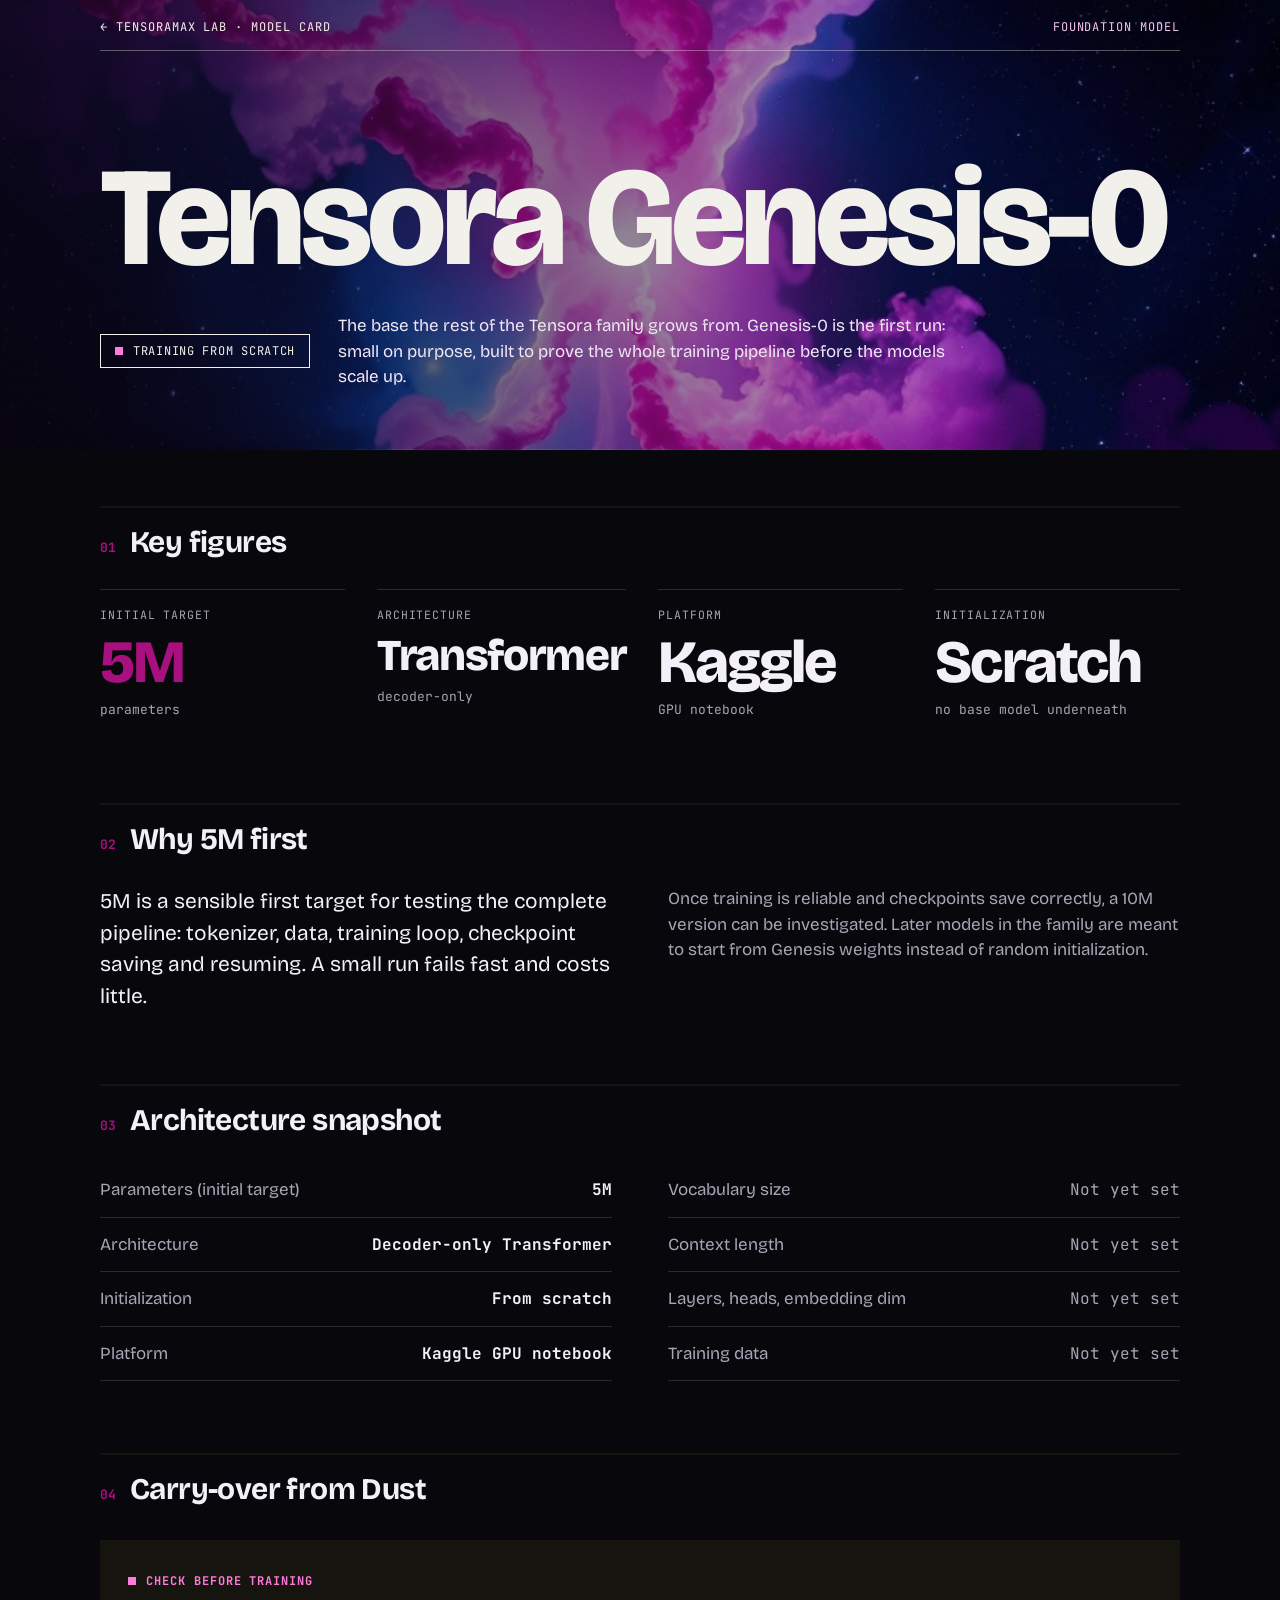
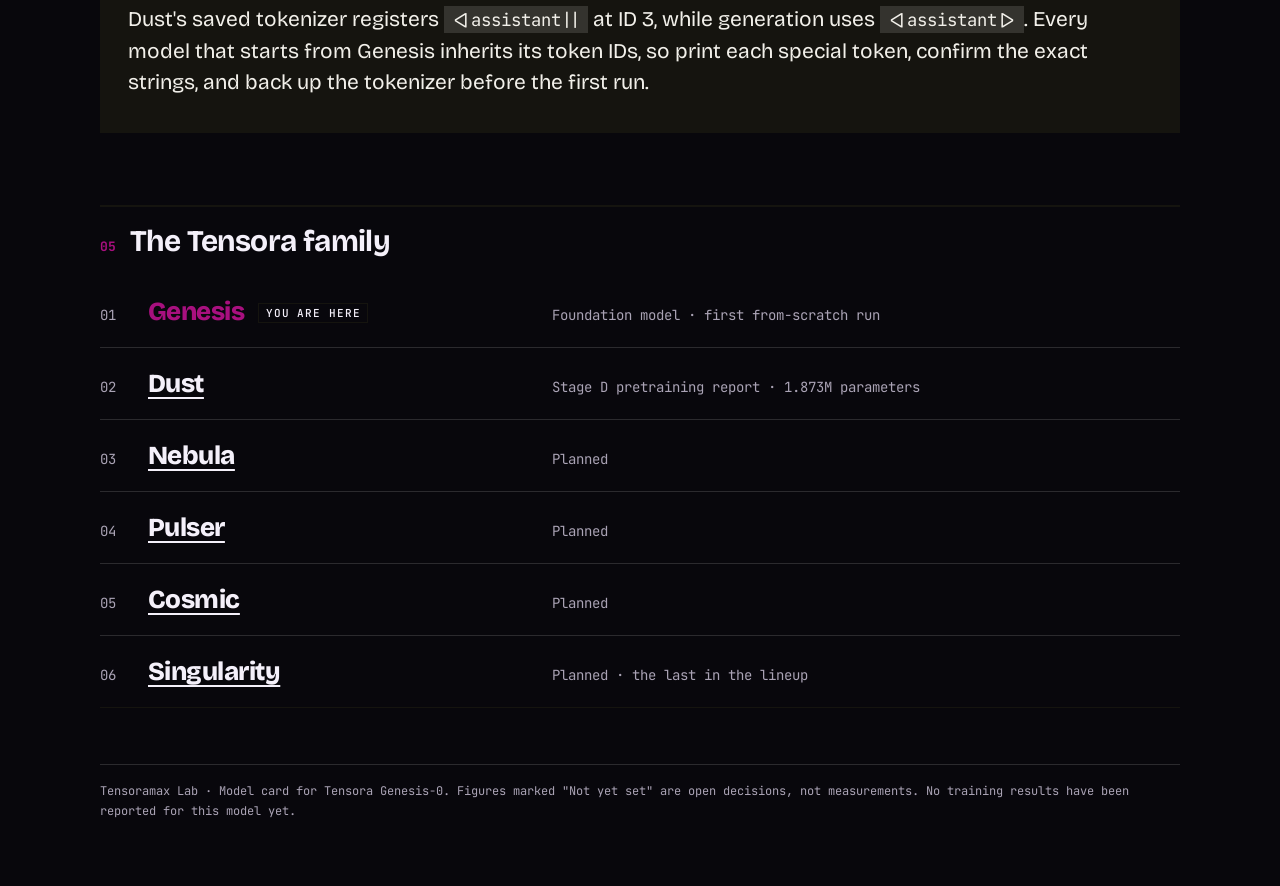
<file: tensora.html>
<!doctype html>
<html lang="en">
<head>
<meta charset="utf-8">
<meta name="viewport" content="width=device-width, initial-scale=1">
<title>Tensora Family — TensoraMax Lab</title>
<meta name="description" content="The Tensora model family: research notes and model cards from TensoraMax Lab.">
<link rel="canonical" href="https://tensoramaxlab.pntr.dev/tensora.html">
<link rel="stylesheet" href="https://fonts.googleapis.com/css2?family=Bricolage+Grotesque:opsz,wght@12..96,400..800&amp;family=JetBrains+Mono:wght@400;500;700&amp;display=swap">
<style>
body{margin:0;background:#F2F0EA}
*{box-sizing:border-box}
a{color:inherit}
table{border-collapse:collapse;width:100%}

.fr{display:flex;flex-wrap:wrap;align-items:baseline;gap:6px 20px;padding:16px 0;border-bottom:1px solid rgba(21,20,15,0.18)}
.fn{flex:0 0 28px;color:#6B685E}
.fm{flex:1 1 180px;font-family:'Bricolage Grotesque',system-ui,sans-serif;font-size:26px;font-weight:800;letter-spacing:-0.02em;color:#6B685E}
.fl{color:#15140F;text-decoration:underline;text-decoration-thickness:2px;text-underline-offset:5px}
.fd{flex:2 1 220px;color:#6B685E}
.yh{font-family:'JetBrains Mono',ui-monospace,monospace;font-size:11px;font-weight:500;letter-spacing:0.08em;text-transform:uppercase;color:#15140F;border:1px solid #15140F;padding:2px 7px;margin-left:8px;vertical-align:middle}
.kl{font-family:'JetBrains Mono',ui-monospace,monospace;font-size:11.5px;letter-spacing:0.08em;text-transform:uppercase;color:#6B685E}
.ks{font-family:'JetBrains Mono',ui-monospace,monospace;font-size:13px;margin-top:6px;color:#4A4840}
.dr{display:flex;justify-content:space-between;align-items:baseline;gap:16px;padding:14px 0;border-bottom:1px solid rgba(21,20,15,0.18)}
.dr dt{color:#4A4840}
.dr dd{margin:0;font-family:'JetBrains Mono',ui-monospace,monospace;font-size:16px;color:#6B685E}

.hero-genesis{background-color:#0A0614;background-image:linear-gradient(90deg, rgba(10,6,20,0.82) 0%, rgba(10,6,20,0.45) 50%, rgba(10,6,20,0.05) 100%), url("assets/tensora/genesis.jpg");background-size:cover;background-position:center}

.hero-dust{background-color:#0A0614;background-image:url("assets/tensora/dust.jpg");background-size:cover;background-position:center}

.hero-nebula{background-color:#0A0614;background-image:linear-gradient(90deg, rgba(8,8,20,0.82) 0%, rgba(8,8,20,0.45) 50%, rgba(8,8,20,0.05) 100%), url("assets/tensora/nebula.jpg");background-size:cover;background-position:center}

.hero-pulser{background-color:#0A0A22;background-image:linear-gradient(90deg, rgba(8,8,28,0.86) 0%, rgba(8,8,28,0.55) 50%, rgba(8,8,28,0.1) 100%), url("assets/tensora/pulser.jpg");background-size:cover;background-position:center}

.hero-cosmic{background-color:#0C0A24;background-image:linear-gradient(90deg, rgba(10,8,30,0.84) 0%, rgba(10,8,30,0.45) 50%, rgba(10,8,30,0.05) 100%), url("assets/tensora/cosmic.jpg");background-size:cover;background-position:center}

.hero-singularity{background-color:#05050A;background-image:linear-gradient(90deg, rgba(5,5,10,0.86) 0%, rgba(5,5,10,0.5) 50%, rgba(5,5,10,0.08) 100%), url("assets/tensora/singularity.jpg");background-size:cover;background-position:center}


/* TensoraMax Lab dark-cosmic adaptation. Model copy, figures, statuses and art remain from the supplied source. */
:root{--tf-bg:#08070c;--tf-surface:#100e16;--tf-ink:#f4f0fa;--tf-muted:#aaa3b5;--tf-line:rgba(255,255,255,.14);--tf-signal:#a970ff}
html{scroll-behavior:smooth;background:var(--tf-bg)}
body{background:var(--tf-bg);color:var(--tf-ink);font-family:Arial,"Helvetica Neue",sans-serif}
.page[hidden]{display:none!important}
main.page>div{background:var(--tf-bg)!important;color:var(--tf-ink)!important}
.page [style*="background:#F2F0EA"],.page [style*="background: #F2F0EA"]{background:var(--tf-bg)!important}
.page [style*="color:#15140F"],.page [style*="color: #15140F"]{color:var(--tf-ink)!important}
.page [style*="color:#6B685E"],.page [style*="color: #6B685E"],.page [style*="color:#4A4840"],.page [style*="color: #4A4840"]{color:var(--tf-muted)!important}
.page [style*="#2A4FD6"],.page [style*="#4B3BC9"],.page [style*="#8A5A00"],.page [style*="#FFB347"]{color:var(--tf-signal)!important;border-color:var(--tf-signal)!important}
.page [style*="rgba(21,20,15"]{border-color:var(--tf-line)!important}
.page .fr{border-color:var(--tf-line)!important}
.page .fm{color:var(--tf-muted)!important;font-size:clamp(19px,3vw,26px)}
.page .fl:hover,.page .fl:focus-visible{color:var(--tf-signal)!important}
.page .yh{color:var(--tf-signal)!important;border-color:var(--tf-signal)!important}
.page .kl,.page .fn,.page .ks{color:var(--tf-muted)!important}
.page .dr dd{color:var(--tf-ink)!important}
.page .hero-genesis,.page .hero-dust,.page .hero-nebula,.page .hero-pulser,.page .hero-cosmic,.page .hero-singularity{background-size:cover;background-position:center;}
.page a{transition:color .15s ease}
.page a:focus-visible{outline:2px solid var(--tf-signal);outline-offset:3px}
@media(max-width:760px){
 .page [style*="max-width:1120px"]{max-width:none!important}
 .page header[style*="padding:104px"]{padding:clamp(48px,14vw,84px) 0 40px!important}
 .page h1{overflow-wrap:anywhere}
 .page .fr{align-items:flex-start;gap:5px 12px;padding:14px 0}
 .page .fm{flex-basis:calc(100% - 44px);}
 .page .fd{flex-basis:100%;padding-left:40px;font-size:14px}
 .page .dr{gap:12px;align-items:flex-start}
 .page .dr dt{min-width:0;max-width:62%;font-size:14px}
 .page .dr dd{font-size:14px;text-align:right}
}
@media(prefers-reduced-motion:reduce){html{scroll-behavior:auto}}
</style>
</head>
<body>
<main class="page" id="p-genesis" hidden>
<div style="background:#F2F0EA; color:#15140F; font-family:'Bricolage Grotesque', system-ui, sans-serif; font-size:17px; line-height:1.5; padding:0 0 64px">

<div class="hero-genesis">
<div style="max-width:1120px; margin:0 auto; padding:0 20px">
<div style="display:flex; flex-wrap:wrap; justify-content:space-between; gap:8px 24px; padding:18px 0 14px; border-bottom:1px solid rgba(242,240,234,0.35); color:#F2F0EA; font-family:'JetBrains Mono', ui-monospace, monospace; font-size:12px; letter-spacing:0.08em; text-transform:uppercase">
<span><a href='/' style='text-decoration:none'>&larr; Tensoramax Lab</a> &middot; Model card</span>
<span style="color:#F5C6EA">Foundation model</span>
</div>
<header style="padding:104px 0 60px; color:#F2F0EA">
<h1 style="margin:0; font-size:clamp(54px, 11vw, 140px); font-weight:800; line-height:0.9; letter-spacing:-0.035em">Tensora Genesis-0</h1>
<div style="display:flex; flex-wrap:wrap; align-items:center; gap:20px 28px; margin-top:32px">
<span style="display:inline-flex; align-items:center; gap:10px; border:1.5px solid #F2F0EA; padding:7px 14px; font-family:'JetBrains Mono', ui-monospace, monospace; font-size:12px; letter-spacing:0.06em; text-transform:uppercase">
<span aria-hidden="true" style="width:8px; height:8px; background:#FF7AD9; display:inline-block"></span>Training from scratch
</span>
<p style="margin:0; max-width:58ch; color:#F0E6F5">The base the rest of the Tensora family grows from. Genesis-0 is the first run: small on purpose, built to prove the whole training pipeline before the models scale up.</p>
</div>
</header>
</div>
</div>

<div style="max-width:1120px; margin:0 auto; padding:0 20px">

<!-- 01 -->
<section style="margin-top:56px">
<div style="display:flex; align-items:baseline; gap:14px; border-top:2px solid #15140F; padding-top:12px; margin-bottom:24px">
<span style="font-family:'JetBrains Mono', ui-monospace, monospace; font-size:13px; font-weight:700; color:#A8107F">01</span>
<h2 style="margin:0; font-size:30px; font-weight:700; letter-spacing:-0.02em">Key figures</h2>
</div>
<div style="display:flex; flex-wrap:wrap; gap:0 32px">
<div style="flex:1 1 220px; border-top:1px solid rgba(21,20,15,0.18); padding:16px 0 28px">
<div style="font-family:'JetBrains Mono', ui-monospace, monospace; font-size:11.5px; letter-spacing:0.08em; text-transform:uppercase; color:#6B685E">Initial target</div>
<div style="font-size:60px; font-weight:800; line-height:1.05; letter-spacing:-0.03em; margin-top:8px; color:#A8107F">5M</div>
<div style="font-family:'JetBrains Mono', ui-monospace, monospace; font-size:13px; margin-top:6px; color:#4A4840">parameters</div>
</div>
<div style="flex:1 1 220px; border-top:1px solid rgba(21,20,15,0.18); padding:16px 0 28px">
<div style="font-family:'JetBrains Mono', ui-monospace, monospace; font-size:11.5px; letter-spacing:0.08em; text-transform:uppercase; color:#6B685E">Architecture</div>
<div style="font-size:44px; font-weight:800; line-height:1.15; letter-spacing:-0.03em; margin-top:8px">Transformer</div>
<div style="font-family:'JetBrains Mono', ui-monospace, monospace; font-size:13px; margin-top:6px; color:#4A4840">decoder-only</div>
</div>
<div style="flex:1 1 220px; border-top:1px solid rgba(21,20,15,0.18); padding:16px 0 28px">
<div style="font-family:'JetBrains Mono', ui-monospace, monospace; font-size:11.5px; letter-spacing:0.08em; text-transform:uppercase; color:#6B685E">Platform</div>
<div style="font-size:60px; font-weight:800; line-height:1.05; letter-spacing:-0.03em; margin-top:8px">Kaggle</div>
<div style="font-family:'JetBrains Mono', ui-monospace, monospace; font-size:13px; margin-top:6px; color:#4A4840">GPU notebook</div>
</div>
<div style="flex:1 1 220px; border-top:1px solid rgba(21,20,15,0.18); padding:16px 0 28px">
<div style="font-family:'JetBrains Mono', ui-monospace, monospace; font-size:11.5px; letter-spacing:0.08em; text-transform:uppercase; color:#6B685E">Initialization</div>
<div style="font-size:60px; font-weight:800; line-height:1.05; letter-spacing:-0.03em; margin-top:8px">Scratch</div>
<div style="font-family:'JetBrains Mono', ui-monospace, monospace; font-size:13px; margin-top:6px; color:#4A4840">no base model underneath</div>
</div>
</div>
</section>

<!-- 02 -->
<section style="margin-top:56px">
<div style="display:flex; align-items:baseline; gap:14px; border-top:2px solid #15140F; padding-top:12px; margin-bottom:24px">
<span style="font-family:'JetBrains Mono', ui-monospace, monospace; font-size:13px; font-weight:700; color:#A8107F">02</span>
<h2 style="margin:0; font-size:30px; font-weight:700; letter-spacing:-0.02em">Why 5M first</h2>
</div>
<div style="display:flex; flex-wrap:wrap; gap:28px 56px">
<p style="flex:1 1 340px; margin:0; max-width:52ch; font-size:21px; line-height:1.5">5M is a sensible first target for testing the complete pipeline: tokenizer, data, training loop, checkpoint saving and resuming. A small run fails fast and costs little.</p>
<p style="flex:1 1 340px; margin:0; max-width:52ch; color:#4A4840">Once training is reliable and checkpoints save correctly, a 10M version can be investigated. Later models in the family are meant to start from Genesis weights instead of random initialization.</p>
</div>
</section>

<!-- 03 -->
<section style="margin-top:72px">
<div style="display:flex; align-items:baseline; gap:14px; border-top:2px solid #15140F; padding-top:12px; margin-bottom:20px">
<span style="font-family:'JetBrains Mono', ui-monospace, monospace; font-size:13px; font-weight:700; color:#A8107F">03</span>
<h2 style="margin:0; font-size:30px; font-weight:700; letter-spacing:-0.02em">Architecture snapshot</h2>
</div>
<div style="display:flex; flex-wrap:wrap; gap:0 56px">
<dl style="flex:1 1 340px; margin:0; min-width:0">
<div style="display:flex; justify-content:space-between; align-items:baseline; gap:16px; padding:14px 0; border-bottom:1px solid rgba(21,20,15,0.18)"><dt style="color:#4A4840">Parameters (initial target)</dt><dd style="margin:0; font-family:'JetBrains Mono', ui-monospace, monospace; font-size:16px; font-weight:700">5M</dd></div>
<div style="display:flex; justify-content:space-between; align-items:baseline; gap:16px; padding:14px 0; border-bottom:1px solid rgba(21,20,15,0.18)"><dt style="color:#4A4840">Architecture</dt><dd style="margin:0; font-family:'JetBrains Mono', ui-monospace, monospace; font-size:16px; font-weight:700">Decoder-only Transformer</dd></div>
<div style="display:flex; justify-content:space-between; align-items:baseline; gap:16px; padding:14px 0; border-bottom:1px solid rgba(21,20,15,0.18)"><dt style="color:#4A4840">Initialization</dt><dd style="margin:0; font-family:'JetBrains Mono', ui-monospace, monospace; font-size:16px; font-weight:700">From scratch</dd></div>
<div style="display:flex; justify-content:space-between; align-items:baseline; gap:16px; padding:14px 0; border-bottom:1px solid rgba(21,20,15,0.18)"><dt style="color:#4A4840">Platform</dt><dd style="margin:0; font-family:'JetBrains Mono', ui-monospace, monospace; font-size:16px; font-weight:700">Kaggle GPU notebook</dd></div>
</dl>
<dl style="flex:1 1 340px; margin:0; min-width:0">
<div style="display:flex; justify-content:space-between; align-items:baseline; gap:16px; padding:14px 0; border-bottom:1px solid rgba(21,20,15,0.18)"><dt style="color:#4A4840">Vocabulary size</dt><dd style="margin:0; font-family:'JetBrains Mono', ui-monospace, monospace; font-size:16px; color:#6B685E">Not yet set</dd></div>
<div style="display:flex; justify-content:space-between; align-items:baseline; gap:16px; padding:14px 0; border-bottom:1px solid rgba(21,20,15,0.18)"><dt style="color:#4A4840">Context length</dt><dd style="margin:0; font-family:'JetBrains Mono', ui-monospace, monospace; font-size:16px; color:#6B685E">Not yet set</dd></div>
<div style="display:flex; justify-content:space-between; align-items:baseline; gap:16px; padding:14px 0; border-bottom:1px solid rgba(21,20,15,0.18)"><dt style="color:#4A4840">Layers, heads, embedding dim</dt><dd style="margin:0; font-family:'JetBrains Mono', ui-monospace, monospace; font-size:16px; color:#6B685E">Not yet set</dd></div>
<div style="display:flex; justify-content:space-between; align-items:baseline; gap:16px; padding:14px 0; border-bottom:1px solid rgba(21,20,15,0.18)"><dt style="color:#4A4840">Training data</dt><dd style="margin:0; font-family:'JetBrains Mono', ui-monospace, monospace; font-size:16px; color:#6B685E">Not yet set</dd></div>
</dl>
</div>
</section>

<!-- 04 carry-over -->
<section style="margin-top:72px">
<div style="display:flex; align-items:baseline; gap:14px; border-top:2px solid #15140F; padding-top:12px; margin-bottom:28px">
<span style="font-family:'JetBrains Mono', ui-monospace, monospace; font-size:13px; font-weight:700; color:#A8107F">04</span>
<h2 style="margin:0; font-size:30px; font-weight:700; letter-spacing:-0.02em">Carry-over from Dust</h2>
</div>
<div style="background:#15140F; color:#F2F0EA; padding:32px 28px 34px">
<div style="display:flex; align-items:center; gap:10px; font-family:'JetBrains Mono', ui-monospace, monospace; font-size:12px; font-weight:700; letter-spacing:0.08em; text-transform:uppercase; color:#FF7AD9; margin-bottom:14px">
<span aria-hidden="true" style="width:8px; height:8px; background:#FF7AD9; display:inline-block"></span>Check before training
</div>
<p style="margin:0; max-width:70ch; font-size:21px; line-height:1.5">Dust's saved tokenizer registers <code style="font-family:'JetBrains Mono', ui-monospace, monospace; font-size:0.82em; background:rgba(242,240,234,0.14); padding:2px 7px">&lt;|assistant||</code> at ID 3, while generation uses <code style="font-family:'JetBrains Mono', ui-monospace, monospace; font-size:0.82em; background:rgba(242,240,234,0.14); padding:2px 7px">&lt;|assistant|&gt;</code>. Every model that starts from Genesis inherits its token IDs, so print each special token, confirm the exact strings, and back up the tokenizer before the first run.</p>
</div>
</section>

<!-- 05 family -->
<section style="margin-top:72px">
<div style="display:flex; align-items:baseline; gap:14px; border-top:2px solid #15140F; padding-top:12px; margin-bottom:12px">
<span style="font-family:'JetBrains Mono', ui-monospace, monospace; font-size:13px; font-weight:700; color:#A8107F">05</span>
<h2 style="margin:0; font-size:30px; font-weight:700; letter-spacing:-0.02em">The Tensora family</h2>
</div>
<div style="font-family:'JetBrains Mono', ui-monospace, monospace; font-size:14px">
<div style="display:flex; flex-wrap:wrap; align-items:baseline; gap:6px 20px; padding:16px 0; border-bottom:1px solid rgba(21,20,15,0.18)">
<span style="flex:0 0 28px; color:#6B685E">01</span>
<span style="flex:1 1 180px; font-family:'Bricolage Grotesque', system-ui, sans-serif; font-size:26px; font-weight:800; letter-spacing:-0.02em; color:#A8107F">Genesis <span style="font-family:'JetBrains Mono', ui-monospace, monospace; font-size:11px; font-weight:500; letter-spacing:0.08em; text-transform:uppercase; color:#15140F; border:1px solid #15140F; padding:2px 7px; margin-left:8px; vertical-align:middle">You are here</span></span>
<span style="flex:2 1 220px; color:#4A4840">Foundation model &middot; first from-scratch run</span>
</div>
<div style="display:flex; flex-wrap:wrap; align-items:baseline; gap:6px 20px; padding:16px 0; border-bottom:1px solid rgba(21,20,15,0.18)">
<span style="flex:0 0 28px; color:#6B685E">02</span>
<a href="#dust" style="flex:1 1 180px; font-family:'Bricolage Grotesque', system-ui, sans-serif; font-size:26px; font-weight:800; letter-spacing:-0.02em; color:#15140F; text-decoration:underline; text-decoration-thickness:2px; text-underline-offset:5px">Dust</a>
<span style="flex:2 1 220px; color:#4A4840">Stage D pretraining report &middot; 1.873M parameters</span>
</div>
<div style="display:flex; flex-wrap:wrap; align-items:baseline; gap:6px 20px; padding:16px 0; border-bottom:1px solid rgba(21,20,15,0.18)">
<span style="flex:0 0 28px; color:#6B685E">03</span>
<span style="flex:1 1 180px; font-family:'Bricolage Grotesque', system-ui, sans-serif; font-size:26px; font-weight:800; letter-spacing:-0.02em; color:#6B685E"><a href="#nebula" style="color:#15140F; text-decoration:underline; text-decoration-thickness:2px; text-underline-offset:5px">Nebula</a></span>
<span style="flex:2 1 220px; color:#6B685E">Planned</span>
</div>
<div style="display:flex; flex-wrap:wrap; align-items:baseline; gap:6px 20px; padding:16px 0; border-bottom:1px solid rgba(21,20,15,0.18)">
<span style="flex:0 0 28px; color:#6B685E">04</span>
<span style="flex:1 1 180px; font-family:'Bricolage Grotesque', system-ui, sans-serif; font-size:26px; font-weight:800; letter-spacing:-0.02em; color:#6B685E"><a href="#pulser" style="color:#15140F; text-decoration:underline; text-decoration-thickness:2px; text-underline-offset:5px">Pulser</a></span>
<span style="flex:2 1 220px; color:#6B685E">Planned</span>
</div>
<div style="display:flex; flex-wrap:wrap; align-items:baseline; gap:6px 20px; padding:16px 0; border-bottom:1px solid rgba(21,20,15,0.18)">
<span style="flex:0 0 28px; color:#6B685E">05</span>
<span style="flex:1 1 180px; font-family:'Bricolage Grotesque', system-ui, sans-serif; font-size:26px; font-weight:800; letter-spacing:-0.02em; color:#6B685E"><a href="#cosmic" style="color:#15140F; text-decoration:underline; text-decoration-thickness:2px; text-underline-offset:5px">Cosmic</a></span>
<span style="flex:2 1 220px; color:#6B685E">Planned</span>
</div>
<div style="display:flex; flex-wrap:wrap; align-items:baseline; gap:6px 20px; padding:16px 0; border-bottom:1.5px solid #15140F">
<span style="flex:0 0 28px; color:#6B685E">06</span>
<span style="flex:1 1 180px; font-family:'Bricolage Grotesque', system-ui, sans-serif; font-size:26px; font-weight:800; letter-spacing:-0.02em; color:#6B685E"><a href="#singularity" style="color:#15140F; text-decoration:underline; text-decoration-thickness:2px; text-underline-offset:5px">Singularity</a></span>
<span style="flex:2 1 220px; color:#6B685E">Planned &middot; the last in the lineup</span>
</div>
</div>
</section>

<footer style="margin-top:56px; padding-top:16px; border-top:1px solid rgba(21,20,15,0.18); font-family:'JetBrains Mono', ui-monospace, monospace; font-size:12px; line-height:1.7; color:#6B685E">
<p style="margin:0">Tensoramax Lab &middot; Model card for Tensora Genesis-0. Figures marked "Not yet set" are open decisions, not measurements. No training results have been reported for this model yet.</p>
</footer>

</div>
</div>
</main>
<main class="page" id="p-dust" hidden>
<div style="background:#F2F0EA; color:#15140F; font-family:'Bricolage Grotesque', system-ui, sans-serif; font-size:17px; line-height:1.5; padding:0 0 64px">
<div class="hero-dust">
<div style="max-width:1120px; margin:0 auto; padding:0 20px">

<!-- top bar -->
<div style="display:flex; flex-wrap:wrap; justify-content:space-between; gap:8px 24px; padding:18px 0 14px; border-bottom:1px solid rgba(242,240,234,0.35); color:#F2F0EA; font-family:'JetBrains Mono', ui-monospace, monospace; font-size:12px; letter-spacing:0.08em; text-transform:uppercase">
<span><a href='/' style='text-decoration:none'>&larr; Tensoramax Lab</a> &middot; Model development log</span>
<span style="color:#CFC8F5">Stage D</span>
</div>

<!-- masthead -->
<header style="padding:104px 0 60px; color:#F2F0EA">
<h1 style="margin:0; font-size:clamp(60px, 12vw, 148px); font-weight:800; line-height:0.88; letter-spacing:-0.035em">Tensora Dust</h1>
<div style="display:flex; flex-wrap:wrap; align-items:center; gap:20px 28px; margin-top:32px">
<span style="display:inline-flex; align-items:center; gap:10px; border:1.5px solid #F2F0EA; padding:7px 14px; font-family:'JetBrains Mono', ui-monospace, monospace; font-size:12px; letter-spacing:0.06em; text-transform:uppercase">
<span aria-hidden="true" style="width:8px; height:8px; background:#FF8A66; display:inline-block"></span>Stage D &middot; Pretraining report
</span>
<p style="margin:0; max-width:58ch; color:#E4E0F5">A compact snapshot of the reported training runs, loss trends, architecture, and remaining validation work. This report reflects the metrics supplied from the Colab notebook.</p>
</div>
</header>
</div>
</div>

<div style="max-width:1120px; margin:0 auto; padding:0 20px">
<!-- 01 key figures -->
<section style="margin-top:56px">
<div style="display:flex; align-items:baseline; gap:14px; border-top:2px solid #15140F; padding-top:12px; margin-bottom:24px">
<span style="font-family:'JetBrains Mono', ui-monospace, monospace; font-size:13px; font-weight:700; color:#C2360F">01</span>
<h2 style="margin:0; font-size:30px; font-weight:700; letter-spacing:-0.02em">Key figures</h2>
</div>
<div style="display:flex; flex-wrap:wrap; gap:0 32px">
<div style="flex:1 1 220px; border-top:1px solid rgba(21,20,15,0.18); padding:16px 0 28px">
<div style="font-family:'JetBrains Mono', ui-monospace, monospace; font-size:11.5px; letter-spacing:0.08em; text-transform:uppercase; color:#6B685E">Trainable parameters</div>
<div style="font-size:60px; font-weight:800; line-height:1.05; letter-spacing:-0.03em; margin-top:8px">1.873M</div>
<div style="font-family:'JetBrains Mono', ui-monospace, monospace; font-size:13px; margin-top:6px; color:#4A4840">1,873,152 reported</div>
</div>
<div style="flex:1 1 220px; border-top:1px solid rgba(21,20,15,0.18); padding:16px 0 28px">
<div style="font-family:'JetBrains Mono', ui-monospace, monospace; font-size:11.5px; letter-spacing:0.08em; text-transform:uppercase; color:#6B685E">Reported training steps</div>
<div style="font-size:60px; font-weight:800; line-height:1.05; letter-spacing:-0.03em; margin-top:8px">400</div>
<div style="font-family:'JetBrains Mono', ui-monospace, monospace; font-size:13px; margin-top:6px; color:#4A4840">250 initial + 150 resumed</div>
</div>
<div style="flex:1 1 220px; border-top:1px solid rgba(21,20,15,0.18); padding:16px 0 28px">
<div style="font-family:'JetBrains Mono', ui-monospace, monospace; font-size:11.5px; letter-spacing:0.08em; text-transform:uppercase; color:#6B685E">Training loss</div>
<div style="font-size:60px; font-weight:800; line-height:1.05; letter-spacing:-0.03em; margin-top:8px">5.8714</div>
<div style="font-family:'JetBrains Mono', ui-monospace, monospace; font-size:13px; margin-top:6px; font-weight:500">&darr; 30.52% from 8.4509</div>
</div>
<div style="flex:1 1 220px; border-top:1px solid rgba(21,20,15,0.18); padding:16px 0 28px">
<div style="font-family:'JetBrains Mono', ui-monospace, monospace; font-size:11.5px; letter-spacing:0.08em; text-transform:uppercase; color:#6B685E">Validation loss</div>
<div style="font-size:60px; font-weight:800; line-height:1.05; letter-spacing:-0.03em; margin-top:8px; color:#C2360F">5.5294</div>
<div style="font-family:'JetBrains Mono', ui-monospace, monospace; font-size:13px; margin-top:6px; font-weight:500; color:#C2360F">&darr; 34.43% from 8.4329</div>
</div>
</div>
</section>

<!-- 02 loss progression -->
<section style="margin-top:56px">
<div style="display:flex; align-items:baseline; gap:14px; border-top:2px solid #15140F; padding-top:12px; margin-bottom:12px">
<span style="font-family:'JetBrains Mono', ui-monospace, monospace; font-size:13px; font-weight:700; color:#C2360F">02</span>
<h2 style="margin:0; font-size:30px; font-weight:700; letter-spacing:-0.02em">Loss progression</h2>
</div>
<p style="margin:0 0 28px; max-width:64ch; color:#4A4840">Lower is better. T is training loss, V is validation loss. The resumed run picks up after step 250, so its steps 30&ndash;150 are plotted at 280&ndash;400 on one true step axis.</p>
<div style="display:flex; flex-wrap:wrap; gap:36px 32px">
<figure style="flex:1 1 460px; margin:0; min-width:0">
<div style="font-family:'JetBrains Mono', ui-monospace, monospace; font-size:11.5px; letter-spacing:0.08em; text-transform:uppercase; color:#6B685E; margin-bottom:10px">A &middot; Full range &middot; steps 0&ndash;400</div>
<svg viewBox="0 0 640 400" role="img" aria-label="Line chart of training and validation loss over 400 steps. Both fall from about 8.4 at step 0 to about 6.6 and 6.3 at step 50, then ease to 5.8714 training and 5.5294 validation at step 400." style="width:100%; height:auto; display:block">
<path d="M46,360.0H556M46,274.0H556M46,188.0H556M46,102.0H556M46,16.0H556" stroke="#15140F" stroke-opacity=".16" stroke-width="1" fill="none"></path>
<path d="M46,360H556" stroke="#15140F" stroke-width="1.5" fill="none"></path>
<text x="38" y="364.0" text-anchor="end" font-family="JetBrains Mono, monospace" font-size="11" fill="#6B685E">5.0</text>
<text x="38" y="278.0" text-anchor="end" font-family="JetBrains Mono, monospace" font-size="11" fill="#6B685E">6.0</text>
<text x="38" y="192.0" text-anchor="end" font-family="JetBrains Mono, monospace" font-size="11" fill="#6B685E">7.0</text>
<text x="38" y="106.0" text-anchor="end" font-family="JetBrains Mono, monospace" font-size="11" fill="#6B685E">8.0</text>
<text x="38" y="20.0" text-anchor="end" font-family="JetBrains Mono, monospace" font-size="11" fill="#6B685E">9.0</text>
<text x="46.0" y="380" text-anchor="middle" font-family="JetBrains Mono, monospace" font-size="11" fill="#6B685E">0</text>
<text x="173.5" y="380" text-anchor="middle" font-family="JetBrains Mono, monospace" font-size="11" fill="#6B685E">100</text>
<text x="301.0" y="380" text-anchor="middle" font-family="JetBrains Mono, monospace" font-size="11" fill="#6B685E">200</text>
<text x="428.5" y="380" text-anchor="middle" font-family="JetBrains Mono, monospace" font-size="11" fill="#6B685E">300</text>
<text x="556.0" y="380" text-anchor="middle" font-family="JetBrains Mono, monospace" font-size="11" fill="#6B685E">400</text>
<path d="M364.8,16V360" stroke="#15140F" stroke-width="1" stroke-dasharray="3 4" fill="none"></path>
<text x="370.8" y="27" font-family="JetBrains Mono, monospace" font-size="10" fill="#6B685E">RESUME @250</text>
<path d="M46.0,63.2L109.8,222.5L173.5,240.6L237.2,253.3L301.0,263.8L364.8,275.1L403.0,278.0L441.2,280.1L479.5,284.0L517.8,284.0L556.0,285.1" stroke="#15140F" stroke-width="2.25" stroke-linejoin="round" fill="none"></path>
<circle cx="46.0" cy="63.2" r="3.5" fill="#15140F"></circle>
<circle cx="109.8" cy="222.5" r="3.5" fill="#15140F"></circle>
<circle cx="173.5" cy="240.6" r="3.5" fill="#15140F"></circle>
<circle cx="237.2" cy="253.3" r="3.5" fill="#15140F"></circle>
<circle cx="301.0" cy="263.8" r="3.5" fill="#15140F"></circle>
<circle cx="364.8" cy="275.1" r="3.5" fill="#15140F"></circle>
<circle cx="403.0" cy="278.0" r="3.5" fill="#15140F"></circle>
<circle cx="441.2" cy="280.1" r="3.5" fill="#15140F"></circle>
<circle cx="479.5" cy="284.0" r="3.5" fill="#15140F"></circle>
<circle cx="517.8" cy="284.0" r="3.5" fill="#15140F"></circle>
<circle cx="556.0" cy="285.1" r="3.5" fill="#15140F"></circle>
<path d="M46.0,64.8L109.8,251.2L173.5,271.1L237.2,283.1L301.0,291.9L364.8,305.2L403.0,305.3L441.2,307.4L479.5,308.5L517.8,311.7L556.0,314.5" stroke="#C2360F" stroke-width="2.25" stroke-linejoin="round" fill="none"></path>
<circle cx="46.0" cy="64.8" r="3.5" fill="#C2360F"></circle>
<circle cx="109.8" cy="251.2" r="3.5" fill="#C2360F"></circle>
<circle cx="173.5" cy="271.1" r="3.5" fill="#C2360F"></circle>
<circle cx="237.2" cy="283.1" r="3.5" fill="#C2360F"></circle>
<circle cx="301.0" cy="291.9" r="3.5" fill="#C2360F"></circle>
<circle cx="364.8" cy="305.2" r="3.5" fill="#C2360F"></circle>
<circle cx="403.0" cy="305.3" r="3.5" fill="#C2360F"></circle>
<circle cx="441.2" cy="307.4" r="3.5" fill="#C2360F"></circle>
<circle cx="479.5" cy="308.5" r="3.5" fill="#C2360F"></circle>
<circle cx="517.8" cy="311.7" r="3.5" fill="#C2360F"></circle>
<circle cx="556.0" cy="314.5" r="3.5" fill="#C2360F"></circle>
<text x="565.0" y="289.1" font-family="JetBrains Mono, monospace" font-size="11.5" font-weight="700" fill="#15140F">T 5.8714</text>
<text x="565.0" y="318.5" font-family="JetBrains Mono, monospace" font-size="11.5" font-weight="700" fill="#C2360F">V 5.5294</text>
</svg>
</figure>
<figure style="flex:1 1 460px; margin:0; min-width:0">
<div style="font-family:'JetBrains Mono', ui-monospace, monospace; font-size:11.5px; letter-spacing:0.08em; text-transform:uppercase; color:#6B685E; margin-bottom:10px">B &middot; Zoom &middot; steps 50&ndash;400 &middot; y 5.4&ndash;6.8</div>
<svg viewBox="0 0 640 400" role="img" aria-label="Zoomed line chart of the same losses from step 50 to 400. Training loss eases from 6.5994 to 5.8714 and validation loss from 6.2656 to 5.5294, with both still sloping down at the end." style="width:100%; height:auto; display:block">
<path d="M46,335.4H556M46,212.6H556M46,89.7H556" stroke="#15140F" stroke-opacity=".16" stroke-width="1" fill="none"></path>
<path d="M46,360H556" stroke="#15140F" stroke-width="1.5" fill="none"></path>
<text x="38" y="339.4" text-anchor="end" font-family="JetBrains Mono, monospace" font-size="11" fill="#6B685E">5.5</text>
<text x="38" y="216.6" text-anchor="end" font-family="JetBrains Mono, monospace" font-size="11" fill="#6B685E">6.0</text>
<text x="38" y="93.7" text-anchor="end" font-family="JetBrains Mono, monospace" font-size="11" fill="#6B685E">6.5</text>
<text x="46.0" y="380" text-anchor="middle" font-family="JetBrains Mono, monospace" font-size="11" fill="#6B685E">50</text>
<text x="118.9" y="380" text-anchor="middle" font-family="JetBrains Mono, monospace" font-size="11" fill="#6B685E">100</text>
<text x="264.6" y="380" text-anchor="middle" font-family="JetBrains Mono, monospace" font-size="11" fill="#6B685E">200</text>
<text x="410.3" y="380" text-anchor="middle" font-family="JetBrains Mono, monospace" font-size="11" fill="#6B685E">300</text>
<text x="556.0" y="380" text-anchor="middle" font-family="JetBrains Mono, monospace" font-size="11" fill="#6B685E">400</text>
<path d="M337.4,16V360" stroke="#15140F" stroke-width="1" stroke-dasharray="3 4" fill="none"></path>
<text x="343.4" y="27" font-family="JetBrains Mono, monospace" font-size="10" fill="#6B685E">RESUME @250</text>
<path d="M46.0,65.3L118.9,117.2L191.7,153.4L264.6,183.5L337.4,215.7L381.1,224.0L424.9,230.1L468.6,241.1L512.3,241.2L556.0,244.2" stroke="#15140F" stroke-width="2.25" stroke-linejoin="round" fill="none"></path>
<circle cx="46.0" cy="65.3" r="3.5" fill="#15140F"></circle>
<circle cx="118.9" cy="117.2" r="3.5" fill="#15140F"></circle>
<circle cx="191.7" cy="153.4" r="3.5" fill="#15140F"></circle>
<circle cx="264.6" cy="183.5" r="3.5" fill="#15140F"></circle>
<circle cx="337.4" cy="215.7" r="3.5" fill="#15140F"></circle>
<circle cx="381.1" cy="224.0" r="3.5" fill="#15140F"></circle>
<circle cx="424.9" cy="230.1" r="3.5" fill="#15140F"></circle>
<circle cx="468.6" cy="241.1" r="3.5" fill="#15140F"></circle>
<circle cx="512.3" cy="241.2" r="3.5" fill="#15140F"></circle>
<circle cx="556.0" cy="244.2" r="3.5" fill="#15140F"></circle>
<path d="M46.0,147.3L118.9,204.3L191.7,238.5L264.6,263.6L337.4,301.8L381.1,302.1L424.9,307.9L468.6,311.3L512.3,320.2L556.0,328.2" stroke="#C2360F" stroke-width="2.25" stroke-linejoin="round" fill="none"></path>
<circle cx="46.0" cy="147.3" r="3.5" fill="#C2360F"></circle>
<circle cx="118.9" cy="204.3" r="3.5" fill="#C2360F"></circle>
<circle cx="191.7" cy="238.5" r="3.5" fill="#C2360F"></circle>
<circle cx="264.6" cy="263.6" r="3.5" fill="#C2360F"></circle>
<circle cx="337.4" cy="301.8" r="3.5" fill="#C2360F"></circle>
<circle cx="381.1" cy="302.1" r="3.5" fill="#C2360F"></circle>
<circle cx="424.9" cy="307.9" r="3.5" fill="#C2360F"></circle>
<circle cx="468.6" cy="311.3" r="3.5" fill="#C2360F"></circle>
<circle cx="512.3" cy="320.2" r="3.5" fill="#C2360F"></circle>
<circle cx="556.0" cy="328.2" r="3.5" fill="#C2360F"></circle>
<text x="565.0" y="248.2" font-family="JetBrains Mono, monospace" font-size="11.5" font-weight="700" fill="#15140F">T 5.8714</text>
<text x="565.0" y="332.2" font-family="JetBrains Mono, monospace" font-size="11.5" font-weight="700" fill="#C2360F">V 5.5294</text>
</svg>
</figure>
</div>
<p style="margin:24px 0 0; font-family:'JetBrains Mono', ui-monospace, monospace; font-size:12px; color:#6B685E; max-width:90ch">Plotted from the reported checkpoint measurements: the listed 50-step evaluations and the resumed-run evaluations. Panel B zooms in so the late-run slope stays visible.</p>
</section>

<!-- 03 run logs -->
<section style="margin-top:72px">
<div style="display:flex; align-items:baseline; gap:14px; border-top:2px solid #15140F; padding-top:12px; margin-bottom:28px">
<span style="font-family:'JetBrains Mono', ui-monospace, monospace; font-size:13px; font-weight:700; color:#C2360F">03</span>
<h2 style="margin:0; font-size:30px; font-weight:700; letter-spacing:-0.02em">Run logs</h2>
</div>
<div style="display:flex; flex-wrap:wrap; gap:44px 56px">
<div style="flex:1 1 340px; min-width:0">
<h3 style="margin:0 0 10px; font-size:20px; font-weight:700; letter-spacing:-0.01em">Initial run <span style="font-weight:400; color:#6B685E">&middot; 250 steps</span></h3>
<table>
<thead>
<tr>
<th scope="col" style="text-align:left; padding:10px 0; border-bottom:1.5px solid #15140F; font-family:'JetBrains Mono', ui-monospace, monospace; font-size:11px; font-weight:500; letter-spacing:0.08em; text-transform:uppercase; color:#6B685E">Step</th>
<th scope="col" style="text-align:right; padding:10px 0; border-bottom:1.5px solid #15140F; font-family:'JetBrains Mono', ui-monospace, monospace; font-size:11px; font-weight:500; letter-spacing:0.08em; text-transform:uppercase; color:#6B685E">Training loss</th>
<th scope="col" style="text-align:right; padding:10px 0; border-bottom:1.5px solid #15140F; font-family:'JetBrains Mono', ui-monospace, monospace; font-size:11px; font-weight:500; letter-spacing:0.08em; text-transform:uppercase; color:#C2360F">Validation loss</th>
</tr>
</thead>
<tbody style="font-family:'JetBrains Mono', ui-monospace, monospace; font-size:15px; font-variant-numeric:tabular-nums">
<tr><td style="padding:11px 0; border-bottom:1px solid rgba(21,20,15,0.18)">0</td><td style="padding:11px 0; border-bottom:1px solid rgba(21,20,15,0.18); text-align:right">8.4509</td><td style="padding:11px 0; border-bottom:1px solid rgba(21,20,15,0.18); text-align:right; color:#C2360F">8.4329</td></tr>
<tr><td style="padding:11px 0; border-bottom:1px solid rgba(21,20,15,0.18)">50</td><td style="padding:11px 0; border-bottom:1px solid rgba(21,20,15,0.18); text-align:right">6.5994</td><td style="padding:11px 0; border-bottom:1px solid rgba(21,20,15,0.18); text-align:right; color:#C2360F">6.2656</td></tr>
<tr><td style="padding:11px 0; border-bottom:1px solid rgba(21,20,15,0.18)">100</td><td style="padding:11px 0; border-bottom:1px solid rgba(21,20,15,0.18); text-align:right">6.3882</td><td style="padding:11px 0; border-bottom:1px solid rgba(21,20,15,0.18); text-align:right; color:#C2360F">6.0338</td></tr>
<tr><td style="padding:11px 0; border-bottom:1px solid rgba(21,20,15,0.18)">150</td><td style="padding:11px 0; border-bottom:1px solid rgba(21,20,15,0.18); text-align:right">6.2410</td><td style="padding:11px 0; border-bottom:1px solid rgba(21,20,15,0.18); text-align:right; color:#C2360F">5.8944</td></tr>
<tr><td style="padding:11px 0; border-bottom:1px solid rgba(21,20,15,0.18)">200</td><td style="padding:11px 0; border-bottom:1px solid rgba(21,20,15,0.18); text-align:right">6.1183</td><td style="padding:11px 0; border-bottom:1px solid rgba(21,20,15,0.18); text-align:right; color:#C2360F">5.7923</td></tr>
<tr style="font-weight:700"><td style="padding:11px 0; border-bottom:1.5px solid #15140F">250</td><td style="padding:11px 0; border-bottom:1.5px solid #15140F; text-align:right">5.9873</td><td style="padding:11px 0; border-bottom:1.5px solid #15140F; text-align:right; color:#C2360F">5.6370</td></tr>
</tbody>
</table>
</div>
<div style="flex:1 1 340px; min-width:0">
<h3 style="margin:0 0 10px; font-size:20px; font-weight:700; letter-spacing:-0.01em">Resumed run <span style="font-weight:400; color:#6B685E">&middot; 150 additional steps</span></h3>
<table>
<thead>
<tr>
<th scope="col" style="text-align:left; padding:10px 0; border-bottom:1.5px solid #15140F; font-family:'JetBrains Mono', ui-monospace, monospace; font-size:11px; font-weight:500; letter-spacing:0.08em; text-transform:uppercase; color:#6B685E">Resumed step</th>
<th scope="col" style="text-align:right; padding:10px 0; border-bottom:1.5px solid #15140F; font-family:'JetBrains Mono', ui-monospace, monospace; font-size:11px; font-weight:500; letter-spacing:0.08em; text-transform:uppercase; color:#6B685E">Training loss</th>
<th scope="col" style="text-align:right; padding:10px 0; border-bottom:1.5px solid #15140F; font-family:'JetBrains Mono', ui-monospace, monospace; font-size:11px; font-weight:500; letter-spacing:0.08em; text-transform:uppercase; color:#C2360F">Validation loss</th>
</tr>
</thead>
<tbody style="font-family:'JetBrains Mono', ui-monospace, monospace; font-size:15px; font-variant-numeric:tabular-nums">
<tr><td style="padding:11px 0; border-bottom:1px solid rgba(21,20,15,0.18)">30 <span style="color:#6B685E; font-size:12px">&rarr; 280</span></td><td style="padding:11px 0; border-bottom:1px solid rgba(21,20,15,0.18); text-align:right">5.9536</td><td style="padding:11px 0; border-bottom:1px solid rgba(21,20,15,0.18); text-align:right; color:#C2360F">5.6355</td></tr>
<tr><td style="padding:11px 0; border-bottom:1px solid rgba(21,20,15,0.18)">60 <span style="color:#6B685E; font-size:12px">&rarr; 310</span></td><td style="padding:11px 0; border-bottom:1px solid rgba(21,20,15,0.18); text-align:right">5.9285</td><td style="padding:11px 0; border-bottom:1px solid rgba(21,20,15,0.18); text-align:right; color:#C2360F">5.6119</td></tr>
<tr><td style="padding:11px 0; border-bottom:1px solid rgba(21,20,15,0.18)">90 <span style="color:#6B685E; font-size:12px">&rarr; 340</span></td><td style="padding:11px 0; border-bottom:1px solid rgba(21,20,15,0.18); text-align:right">5.8839</td><td style="padding:11px 0; border-bottom:1px solid rgba(21,20,15,0.18); text-align:right; color:#C2360F">5.5983</td></tr>
<tr><td style="padding:11px 0; border-bottom:1px solid rgba(21,20,15,0.18)">120 <span style="color:#6B685E; font-size:12px">&rarr; 370</span></td><td style="padding:11px 0; border-bottom:1px solid rgba(21,20,15,0.18); text-align:right">5.8836</td><td style="padding:11px 0; border-bottom:1px solid rgba(21,20,15,0.18); text-align:right; color:#C2360F">5.5621</td></tr>
<tr style="font-weight:700"><td style="padding:11px 0; border-bottom:1.5px solid #15140F">150 <span style="color:#6B685E; font-size:12px; font-weight:400">&rarr; 400</span></td><td style="padding:11px 0; border-bottom:1.5px solid #15140F; text-align:right">5.8714</td><td style="padding:11px 0; border-bottom:1.5px solid #15140F; text-align:right; color:#C2360F">5.5294</td></tr>
</tbody>
</table>
<p style="margin:10px 0 0; font-family:'JetBrains Mono', ui-monospace, monospace; font-size:12px; color:#6B685E">&rarr; marks the overall step across both runs.</p>
</div>
</div>
</section>

<!-- 04 architecture -->
<section style="margin-top:72px">
<div style="display:flex; align-items:baseline; gap:14px; border-top:2px solid #15140F; padding-top:12px; margin-bottom:20px">
<span style="font-family:'JetBrains Mono', ui-monospace, monospace; font-size:13px; font-weight:700; color:#C2360F">04</span>
<h2 style="margin:0; font-size:30px; font-weight:700; letter-spacing:-0.02em">Architecture snapshot</h2>
</div>
<div style="display:flex; flex-wrap:wrap; gap:0 56px">
<dl style="flex:1 1 340px; margin:0; min-width:0">
<div style="display:flex; justify-content:space-between; align-items:baseline; gap:16px; padding:14px 0; border-bottom:1px solid rgba(21,20,15,0.18)"><dt style="color:#4A4840">Vocabulary size</dt><dd style="margin:0; font-family:'JetBrains Mono', ui-monospace, monospace; font-size:16px; font-weight:700">4,096</dd></div>
<div style="display:flex; justify-content:space-between; align-items:baseline; gap:16px; padding:14px 0; border-bottom:1px solid rgba(21,20,15,0.18)"><dt style="color:#4A4840">Transformer layers</dt><dd style="margin:0; font-family:'JetBrains Mono', ui-monospace, monospace; font-size:16px; font-weight:700">4</dd></div>
<div style="display:flex; justify-content:space-between; align-items:baseline; gap:16px; padding:14px 0; border-bottom:1px solid rgba(21,20,15,0.18)"><dt style="color:#4A4840">Context length</dt><dd style="margin:0; font-family:'JetBrains Mono', ui-monospace, monospace; font-size:16px; font-weight:700">256 tokens</dd></div>
<div style="display:flex; justify-content:space-between; align-items:baseline; gap:16px; padding:14px 0; border-bottom:1px solid rgba(21,20,15,0.18)"><dt style="color:#4A4840">Language-model head</dt><dd style="margin:0; font-family:'JetBrains Mono', ui-monospace, monospace; font-size:16px; font-weight:700">Untied weights</dd></div>
</dl>
<dl style="flex:1 1 340px; margin:0; min-width:0">
<div style="display:flex; justify-content:space-between; align-items:baseline; gap:16px; padding:14px 0; border-bottom:1px solid rgba(21,20,15,0.18)"><dt style="color:#4A4840">Embedding dimension</dt><dd style="margin:0; font-family:'JetBrains Mono', ui-monospace, monospace; font-size:16px; font-weight:700">128</dd></div>
<div style="display:flex; justify-content:space-between; align-items:baseline; gap:16px; padding:14px 0; border-bottom:1px solid rgba(21,20,15,0.18)"><dt style="color:#4A4840">Attention heads</dt><dd style="margin:0; font-family:'JetBrains Mono', ui-monospace, monospace; font-size:16px; font-weight:700">4</dd></div>
<div style="display:flex; justify-content:space-between; align-items:baseline; gap:16px; padding:14px 0; border-bottom:1px solid rgba(21,20,15,0.18)"><dt style="color:#4A4840">Position embeddings</dt><dd style="margin:0; font-family:'JetBrains Mono', ui-monospace, monospace; font-size:16px; font-weight:700">Learned</dd></div>
<div style="display:flex; justify-content:space-between; align-items:baseline; gap:16px; padding:14px 0; border-bottom:1px solid rgba(21,20,15,0.18)"><dt style="color:#4A4840">Tokenizer</dt><dd style="margin:0; font-family:'JetBrains Mono', ui-monospace, monospace; font-size:16px; font-weight:700">Byte-level BPE</dd></div>
</dl>
</div>
</section>

<!-- 05 interpretation -->
<section style="margin-top:72px">
<div style="display:flex; align-items:baseline; gap:14px; border-top:2px solid #15140F; padding-top:12px; margin-bottom:28px">
<span style="font-family:'JetBrains Mono', ui-monospace, monospace; font-size:13px; font-weight:700; color:#C2360F">05</span>
<h2 style="margin:0; font-size:30px; font-weight:700; letter-spacing:-0.02em">Interpretation &amp; next checks</h2>
</div>
<div style="display:flex; flex-wrap:wrap; gap:28px 56px">
<div style="flex:1 1 340px; min-width:0">
<div style="font-family:'JetBrains Mono', ui-monospace, monospace; font-size:12px; font-weight:700; letter-spacing:0.08em; text-transform:uppercase; padding-bottom:10px; border-bottom:1.5px solid #15140F; margin-bottom:12px">Positive signal</div>
<p style="margin:0; max-width:52ch">Both training and validation loss decreased substantially. The model is improving at next-token prediction on the reported data.</p>
</div>
<div style="flex:1 1 340px; min-width:0">
<div style="font-family:'JetBrains Mono', ui-monospace, monospace; font-size:12px; font-weight:700; letter-spacing:0.08em; text-transform:uppercase; padding-bottom:10px; border-bottom:1.5px solid #15140F; margin-bottom:12px">Not yet conversational</div>
<p style="margin:0; max-width:52ch">Baseline generations were incoherent. Loss improvement alone does not establish coherent writing or reliable question answering.</p>
</div>
</div>
<div style="margin-top:36px; background:#15140F; color:#F2F0EA; padding:32px 28px 34px">
<div style="display:flex; align-items:center; gap:10px; font-family:'JetBrains Mono', ui-monospace, monospace; font-size:12px; font-weight:700; letter-spacing:0.08em; text-transform:uppercase; color:#FF8A66; margin-bottom:14px">
<span aria-hidden="true" style="width:8px; height:8px; background:#FF8A66; display:inline-block"></span>Outstanding diagnostic
</div>
<p style="margin:0; max-width:70ch; font-size:21px; line-height:1.5">The saved tokenizer reports malformed special token <code style="font-family:'JetBrains Mono', ui-monospace, monospace; font-size:0.82em; background:rgba(242,240,234,0.14); padding:2px 7px">&lt;|assistant||</code> at ID 3, while generation uses <code style="font-family:'JetBrains Mono', ui-monospace, monospace; font-size:0.82em; background:rgba(242,240,234,0.14); padding:2px 7px">&lt;|assistant|&gt;</code>. Determine whether this mismatch affected training before changing tokenizer IDs or continuing training. The source of <code style="font-family:'JetBrains Mono', ui-monospace, monospace; font-size:0.82em; background:rgba(242,240,234,0.14); padding:2px 7px">&lt;unk&gt;</code> and <code style="font-family:'JetBrains Mono', ui-monospace, monospace; font-size:0.82em; background:rgba(242,240,234,0.14); padding:2px 7px">&#65533;</code> also remains to be confirmed.</p>
</div>
</section>

<!-- 06 family -->
<section style="margin-top:72px">
<div style="display:flex; align-items:baseline; gap:14px; border-top:2px solid #15140F; padding-top:12px; margin-bottom:12px">
<span style="font-family:'JetBrains Mono', ui-monospace, monospace; font-size:13px; font-weight:700; color:#C2360F">06</span>
<h2 style="margin:0; font-size:30px; font-weight:700; letter-spacing:-0.02em">The Tensora family</h2>
</div>
<div style="font-family:'JetBrains Mono', ui-monospace, monospace; font-size:14px">
<div style="display:flex; flex-wrap:wrap; align-items:baseline; gap:6px 20px; padding:16px 0; border-bottom:1px solid rgba(21,20,15,0.18)">
<span style="flex:0 0 28px; color:#6B685E">01</span>
<a href="#genesis" style="flex:1 1 180px; font-family:'Bricolage Grotesque', system-ui, sans-serif; font-size:26px; font-weight:800; letter-spacing:-0.02em; color:#15140F; text-decoration:underline; text-decoration-thickness:2px; text-underline-offset:5px">Genesis</a>
<span style="flex:2 1 220px; color:#4A4840">Foundation model &middot; first from-scratch run</span>
</div>
<div style="display:flex; flex-wrap:wrap; align-items:baseline; gap:6px 20px; padding:16px 0; border-bottom:1px solid rgba(21,20,15,0.18)">
<span style="flex:0 0 28px; color:#6B685E">02</span>
<span style="flex:1 1 180px; font-family:'Bricolage Grotesque', system-ui, sans-serif; font-size:26px; font-weight:800; letter-spacing:-0.02em; color:#C2360F">Dust <span style="font-family:'JetBrains Mono', ui-monospace, monospace; font-size:11px; font-weight:500; letter-spacing:0.08em; text-transform:uppercase; color:#15140F; border:1px solid #15140F; padding:2px 7px; margin-left:8px; vertical-align:middle">You are here</span></span>
<span style="flex:2 1 220px; color:#4A4840">Stage D pretraining report &middot; 1.873M parameters</span>
</div>
<div style="display:flex; flex-wrap:wrap; align-items:baseline; gap:6px 20px; padding:16px 0; border-bottom:1px solid rgba(21,20,15,0.18)">
<span style="flex:0 0 28px; color:#6B685E">03</span>
<span style="flex:1 1 180px; font-family:'Bricolage Grotesque', system-ui, sans-serif; font-size:26px; font-weight:800; letter-spacing:-0.02em; color:#6B685E"><a href="#nebula" style="color:#15140F; text-decoration:underline; text-decoration-thickness:2px; text-underline-offset:5px">Nebula</a></span>
<span style="flex:2 1 220px; color:#6B685E">Planned</span>
</div>
<div style="display:flex; flex-wrap:wrap; align-items:baseline; gap:6px 20px; padding:16px 0; border-bottom:1px solid rgba(21,20,15,0.18)">
<span style="flex:0 0 28px; color:#6B685E">04</span>
<span style="flex:1 1 180px; font-family:'Bricolage Grotesque', system-ui, sans-serif; font-size:26px; font-weight:800; letter-spacing:-0.02em; color:#6B685E"><a href="#pulser" style="color:#15140F; text-decoration:underline; text-decoration-thickness:2px; text-underline-offset:5px">Pulser</a></span>
<span style="flex:2 1 220px; color:#6B685E">Planned</span>
</div>
<div style="display:flex; flex-wrap:wrap; align-items:baseline; gap:6px 20px; padding:16px 0; border-bottom:1px solid rgba(21,20,15,0.18)">
<span style="flex:0 0 28px; color:#6B685E">05</span>
<span style="flex:1 1 180px; font-family:'Bricolage Grotesque', system-ui, sans-serif; font-size:26px; font-weight:800; letter-spacing:-0.02em; color:#6B685E"><a href="#cosmic" style="color:#15140F; text-decoration:underline; text-decoration-thickness:2px; text-underline-offset:5px">Cosmic</a></span>
<span style="flex:2 1 220px; color:#6B685E">Planned</span>
</div>
<div style="display:flex; flex-wrap:wrap; align-items:baseline; gap:6px 20px; padding:16px 0; border-bottom:1.5px solid #15140F">
<span style="flex:0 0 28px; color:#6B685E">06</span>
<span style="flex:1 1 180px; font-family:'Bricolage Grotesque', system-ui, sans-serif; font-size:26px; font-weight:800; letter-spacing:-0.02em; color:#6B685E"><a href="#singularity" style="color:#15140F; text-decoration:underline; text-decoration-thickness:2px; text-underline-offset:5px">Singularity</a></span>
<span style="flex:2 1 220px; color:#6B685E">Planned &middot; the last in the lineup</span>
</div>
</div>
</section>

<!-- footer -->
<footer style="margin-top:56px; padding-top:16px; border-top:1px solid rgba(21,20,15,0.18); font-family:'JetBrains Mono', ui-monospace, monospace; font-size:12px; line-height:1.7; color:#6B685E">
<p style="margin:0">Prepared from the training metrics and diagnostics reported in the Colab session. Results have not been independently rerun. Checkpoint reported at <span style="color:#15140F; word-break:break-all">/content/drive/MyDrive/tensoramax_chat/tensoramax_chat_checkpoint_resumed.pt</span>. Model identity: Tensora Dust.</p>
</footer>

</div>
</div>
</main>
<main class="page" id="p-nebula" hidden>
<div style="background:#F2F0EA; color:#15140F; font-family:'Bricolage Grotesque', system-ui, sans-serif; font-size:17px; line-height:1.5; padding:0 0 64px">

<div class="hero-nebula">
<div style="max-width:1120px; margin:0 auto; padding:0 20px">
<div style="display:flex; flex-wrap:wrap; justify-content:space-between; gap:8px 24px; padding:18px 0 14px; border-bottom:1px solid rgba(242,240,234,0.35); color:#F2F0EA; font-family:'JetBrains Mono', ui-monospace, monospace; font-size:12px; letter-spacing:0.08em; text-transform:uppercase">
<span><a href='/' style='text-decoration:none'>&larr; Tensoramax Lab</a> &middot; Model card</span>
<span style="color:#A8EEF5">03 of 06</span>
</div>
<header style="padding:104px 0 60px; color:#F2F0EA">
<h1 style="margin:0; font-size:clamp(54px, 11vw, 140px); font-weight:800; line-height:0.9; letter-spacing:-0.035em">Tensora Nebula</h1>
<div style="display:flex; flex-wrap:wrap; align-items:center; gap:20px 28px; margin-top:32px">
<span style="display:inline-flex; align-items:center; gap:10px; border:1.5px solid #F2F0EA; padding:7px 14px; font-family:'JetBrains Mono', ui-monospace, monospace; font-size:12px; letter-spacing:0.06em; text-transform:uppercase">
<span aria-hidden="true" style="width:8px; height:8px; background:#5FE3EE; display:inline-block"></span>Planned
</span>
<p style="margin:0; max-width:58ch; color:#E6F3F6">The third model in the Tensora family. Its role and size are still being decided, so this card holds its place and its look until there is something to report.</p>
</div>
</header>
</div>
</div>

<div style="max-width:1120px; margin:0 auto; padding:0 20px">

<section style="margin-top:56px">
<div style="display:flex; align-items:baseline; gap:14px; border-top:2px solid #15140F; padding-top:12px; margin-bottom:24px">
<span style="font-family:'JetBrains Mono', ui-monospace, monospace; font-size:13px; font-weight:700; color:#0B6E78">01</span>
<h2 style="margin:0; font-size:30px; font-weight:700; letter-spacing:-0.02em">Key figures</h2>
</div>
<div style="display:flex; flex-wrap:wrap; gap:0 32px">
<div style="flex:1 1 220px; border-top:1px solid rgba(21,20,15,0.18); padding:16px 0 28px"><div class="kl">Status</div><div style="font-size:60px; font-weight:800; line-height:1.05; letter-spacing:-0.03em; margin-top:8px; color:#0B6E78">Planned</div><div class="ks">not yet trained</div></div>
<div style="flex:1 1 220px; border-top:1px solid rgba(21,20,15,0.18); padding:16px 0 28px"><div class="kl">Family position</div><div style="font-size:60px; font-weight:800; line-height:1.05; letter-spacing:-0.03em; margin-top:8px">03/06</div><div class="ks">after Genesis and Dust</div></div>
<div style="flex:1 1 220px; border-top:1px solid rgba(21,20,15,0.18); padding:16px 0 28px"><div class="kl">Parameters</div><div style="font-size:44px; font-weight:800; line-height:1.15; letter-spacing:-0.03em; margin-top:8px; color:#6B685E">Not yet set</div><div class="ks">size to be decided</div></div>
<div style="flex:1 1 220px; border-top:1px solid rgba(21,20,15,0.18); padding:16px 0 28px"><div class="kl">Starting weights</div><div style="font-size:44px; font-weight:800; line-height:1.15; letter-spacing:-0.03em; margin-top:8px">Inherited</div><div class="ks">planned: from an earlier family model</div></div>
</div>
</section>

<section style="margin-top:56px">
<div style="display:flex; align-items:baseline; gap:14px; border-top:2px solid #15140F; padding-top:12px; margin-bottom:20px">
<span style="font-family:'JetBrains Mono', ui-monospace, monospace; font-size:13px; font-weight:700; color:#0B6E78">02</span>
<h2 style="margin:0; font-size:30px; font-weight:700; letter-spacing:-0.02em">Open decisions</h2>
</div>
<div style="display:flex; flex-wrap:wrap; gap:0 56px">
<dl style="flex:1 1 340px; margin:0; min-width:0">
<div class="dr"><dt>Role</dt><dd>Not yet set</dd></div>
<div class="dr"><dt>Vocabulary size</dt><dd>Not yet set</dd></div>
<div class="dr"><dt>Context length</dt><dd>Not yet set</dd></div>
</dl>
<dl style="flex:1 1 340px; margin:0; min-width:0">
<div class="dr"><dt>Layers, heads, embedding dim</dt><dd>Not yet set</dd></div>
<div class="dr"><dt>Training data</dt><dd>Not yet set</dd></div>
<div class="dr"><dt>Platform</dt><dd>Not yet set</dd></div>
</dl>
</div>
</section>

<section style="margin-top:72px">
<div style="display:flex; align-items:baseline; gap:14px; border-top:2px solid #15140F; padding-top:12px; margin-bottom:12px">
<span style="font-family:'JetBrains Mono', ui-monospace, monospace; font-size:13px; font-weight:700; color:#0B6E78">03</span>
<h2 style="margin:0; font-size:30px; font-weight:700; letter-spacing:-0.02em">The Tensora family</h2>
</div>
<div style="font-family:'JetBrains Mono', ui-monospace, monospace; font-size:14px">
<div class="fr"><span class="fn">01</span><a class="fm fl" href="#genesis">Genesis</a><span class="fd" style="color:#4A4840">Foundation model &middot; first from-scratch run</span></div>
<div class="fr"><span class="fn">02</span><a class="fm fl" href="#dust">Dust</a><span class="fd" style="color:#4A4840">Stage D pretraining report &middot; 1.873M parameters</span></div>
<div class="fr"><span class="fn">03</span><span class="fm" style="color:#0B6E78">Nebula <span class="yh">You are here</span></span><span class="fd">Planned</span></div>
<div class="fr"><span class="fn">04</span><a class="fm fl" href="#pulser">Pulser</a><span class="fd">Planned</span></div>
<div class="fr"><span class="fn">05</span><a class="fm fl" href="#cosmic">Cosmic</a><span class="fd">Planned</span></div>
<div class="fr" style="border-bottom:1.5px solid #15140F"><span class="fn">06</span><a class="fm fl" href="#singularity">Singularity</a><span class="fd">Planned &middot; the last in the lineup</span></div>
</div>
</section>

<footer style="margin-top:56px; padding-top:16px; border-top:1px solid rgba(21,20,15,0.18); font-family:'JetBrains Mono', ui-monospace, monospace; font-size:12px; line-height:1.7; color:#6B685E">
<p style="margin:0">Tensoramax Lab &middot; Model card for Tensora Nebula. Fields marked "Not yet set" are open decisions, not measurements. No training results exist for this model yet.</p>
</footer>

</div>
</div>
</main>
<main class="page" id="p-pulser" hidden>
<div style="background:#F2F0EA; color:#15140F; font-family:'Bricolage Grotesque', system-ui, sans-serif; font-size:17px; line-height:1.5; padding:0 0 64px">

<div class="hero-pulser">
<div style="max-width:1120px; margin:0 auto; padding:0 20px">
<div style="display:flex; flex-wrap:wrap; justify-content:space-between; gap:8px 24px; padding:18px 0 14px; border-bottom:1px solid rgba(242,240,234,0.35); color:#F2F0EA; font-family:'JetBrains Mono', ui-monospace, monospace; font-size:12px; letter-spacing:0.08em; text-transform:uppercase">
<span><a href='/' style='text-decoration:none'>&larr; Tensoramax Lab</a> &middot; Model card</span>
<span style="color:#C3D2FF">04 of 06</span>
</div>
<header style="padding:104px 0 60px; color:#F2F0EA">
<h1 style="margin:0; font-size:clamp(54px, 11vw, 140px); font-weight:800; line-height:0.9; letter-spacing:-0.035em">Tensora Pulser</h1>
<div style="display:flex; flex-wrap:wrap; align-items:center; gap:20px 28px; margin-top:32px">
<span style="display:inline-flex; align-items:center; gap:10px; border:1.5px solid #F2F0EA; padding:7px 14px; font-family:'JetBrains Mono', ui-monospace, monospace; font-size:12px; letter-spacing:0.06em; text-transform:uppercase">
<span aria-hidden="true" style="width:8px; height:8px; background:#9DB6FF; display:inline-block"></span>Planned
</span>
<p style="margin:0; max-width:58ch; color:#E8EDFB">The fourth model in the Tensora family. Its role and size are still being decided, so this card holds its place and its look until there is something to report.</p>
</div>
</header>
</div>
</div>

<div style="max-width:1120px; margin:0 auto; padding:0 20px">

<section style="margin-top:56px">
<div style="display:flex; align-items:baseline; gap:14px; border-top:2px solid #15140F; padding-top:12px; margin-bottom:24px">
<span style="font-family:'JetBrains Mono', ui-monospace, monospace; font-size:13px; font-weight:700; color:#2A4FD6">01</span>
<h2 style="margin:0; font-size:30px; font-weight:700; letter-spacing:-0.02em">Key figures</h2>
</div>
<div style="display:flex; flex-wrap:wrap; gap:0 32px">
<div style="flex:1 1 220px; border-top:1px solid rgba(21,20,15,0.18); padding:16px 0 28px"><div class="kl">Status</div><div style="font-size:60px; font-weight:800; line-height:1.05; letter-spacing:-0.03em; margin-top:8px; color:#2A4FD6">Planned</div><div class="ks">not yet trained</div></div>
<div style="flex:1 1 220px; border-top:1px solid rgba(21,20,15,0.18); padding:16px 0 28px"><div class="kl">Family position</div><div style="font-size:60px; font-weight:800; line-height:1.05; letter-spacing:-0.03em; margin-top:8px">04/06</div><div class="ks">after Genesis, Dust and Nebula</div></div>
<div style="flex:1 1 220px; border-top:1px solid rgba(21,20,15,0.18); padding:16px 0 28px"><div class="kl">Parameters</div><div style="font-size:44px; font-weight:800; line-height:1.15; letter-spacing:-0.03em; margin-top:8px; color:#6B685E">Not yet set</div><div class="ks">size to be decided</div></div>
<div style="flex:1 1 220px; border-top:1px solid rgba(21,20,15,0.18); padding:16px 0 28px"><div class="kl">Starting weights</div><div style="font-size:44px; font-weight:800; line-height:1.15; letter-spacing:-0.03em; margin-top:8px">Inherited</div><div class="ks">planned: from an earlier family model</div></div>
</div>
</section>

<section style="margin-top:56px">
<div style="display:flex; align-items:baseline; gap:14px; border-top:2px solid #15140F; padding-top:12px; margin-bottom:20px">
<span style="font-family:'JetBrains Mono', ui-monospace, monospace; font-size:13px; font-weight:700; color:#2A4FD6">02</span>
<h2 style="margin:0; font-size:30px; font-weight:700; letter-spacing:-0.02em">Open decisions</h2>
</div>
<div style="display:flex; flex-wrap:wrap; gap:0 56px">
<dl style="flex:1 1 340px; margin:0; min-width:0">
<div class="dr"><dt>Role</dt><dd>Not yet set</dd></div>
<div class="dr"><dt>Vocabulary size</dt><dd>Not yet set</dd></div>
<div class="dr"><dt>Context length</dt><dd>Not yet set</dd></div>
</dl>
<dl style="flex:1 1 340px; margin:0; min-width:0">
<div class="dr"><dt>Layers, heads, embedding dim</dt><dd>Not yet set</dd></div>
<div class="dr"><dt>Training data</dt><dd>Not yet set</dd></div>
<div class="dr"><dt>Platform</dt><dd>Not yet set</dd></div>
</dl>
</div>
</section>

<section style="margin-top:72px">
<div style="display:flex; align-items:baseline; gap:14px; border-top:2px solid #15140F; padding-top:12px; margin-bottom:12px">
<span style="font-family:'JetBrains Mono', ui-monospace, monospace; font-size:13px; font-weight:700; color:#2A4FD6">03</span>
<h2 style="margin:0; font-size:30px; font-weight:700; letter-spacing:-0.02em">The Tensora family</h2>
</div>
<div style="font-family:'JetBrains Mono', ui-monospace, monospace; font-size:14px">
<div class="fr"><span class="fn">01</span><a class="fm fl" href="#genesis">Genesis</a><span class="fd" style="color:#4A4840">Foundation model &middot; first from-scratch run</span></div>
<div class="fr"><span class="fn">02</span><a class="fm fl" href="#dust">Dust</a><span class="fd" style="color:#4A4840">Stage D pretraining report &middot; 1.873M parameters</span></div>
<div class="fr"><span class="fn">03</span><a class="fm fl" href="#nebula">Nebula</a><span class="fd">Planned</span></div>
<div class="fr"><span class="fn">04</span><span class="fm" style="color:#2A4FD6">Pulser <span class="yh">You are here</span></span><span class="fd">Planned</span></div>
<div class="fr"><span class="fn">05</span><a class="fm fl" href="#cosmic">Cosmic</a><span class="fd">Planned</span></div>
<div class="fr" style="border-bottom:1.5px solid #15140F"><span class="fn">06</span><a class="fm fl" href="#singularity">Singularity</a><span class="fd">Planned &middot; the last in the lineup</span></div>
</div>
</section>

<footer style="margin-top:56px; padding-top:16px; border-top:1px solid rgba(21,20,15,0.18); font-family:'JetBrains Mono', ui-monospace, monospace; font-size:12px; line-height:1.7; color:#6B685E">
<p style="margin:0">Tensoramax Lab &middot; Model card for Tensora Pulser. Fields marked "Not yet set" are open decisions, not measurements. No training results exist for this model yet.</p>
</footer>

</div>
</div>
</main>
<main class="page" id="p-cosmic" hidden>
<div style="background:#F2F0EA; color:#15140F; font-family:'Bricolage Grotesque', system-ui, sans-serif; font-size:17px; line-height:1.5; padding:0 0 64px">

<div class="hero-cosmic">
<div style="max-width:1120px; margin:0 auto; padding:0 20px">
<div style="display:flex; flex-wrap:wrap; justify-content:space-between; gap:8px 24px; padding:18px 0 14px; border-bottom:1px solid rgba(242,240,234,0.35); color:#F2F0EA; font-family:'JetBrains Mono', ui-monospace, monospace; font-size:12px; letter-spacing:0.08em; text-transform:uppercase">
<span><a href='/' style='text-decoration:none'>&larr; Tensoramax Lab</a> &middot; Model card</span>
<span style="color:#D6D0FF">05 of 06</span>
</div>
<header style="padding:104px 0 60px; color:#F2F0EA">
<h1 style="margin:0; font-size:clamp(54px, 11vw, 140px); font-weight:800; line-height:0.9; letter-spacing:-0.035em">Tensora Cosmic</h1>
<div style="display:flex; flex-wrap:wrap; align-items:center; gap:20px 28px; margin-top:32px">
<span style="display:inline-flex; align-items:center; gap:10px; border:1.5px solid #F2F0EA; padding:7px 14px; font-family:'JetBrains Mono', ui-monospace, monospace; font-size:12px; letter-spacing:0.06em; text-transform:uppercase">
<span aria-hidden="true" style="width:8px; height:8px; background:#B8AEFF; display:inline-block"></span>Planned
</span>
<p style="margin:0; max-width:58ch; color:#EAE7FA">The fifth model in the Tensora family. Its role and size are still being decided, so this card holds its place and its look until there is something to report.</p>
</div>
</header>
</div>
</div>

<div style="max-width:1120px; margin:0 auto; padding:0 20px">

<section style="margin-top:56px">
<div style="display:flex; align-items:baseline; gap:14px; border-top:2px solid #15140F; padding-top:12px; margin-bottom:24px">
<span style="font-family:'JetBrains Mono', ui-monospace, monospace; font-size:13px; font-weight:700; color:#4B3BC9">01</span>
<h2 style="margin:0; font-size:30px; font-weight:700; letter-spacing:-0.02em">Key figures</h2>
</div>
<div style="display:flex; flex-wrap:wrap; gap:0 32px">
<div style="flex:1 1 220px; border-top:1px solid rgba(21,20,15,0.18); padding:16px 0 28px"><div class="kl">Status</div><div style="font-size:60px; font-weight:800; line-height:1.05; letter-spacing:-0.03em; margin-top:8px; color:#4B3BC9">Planned</div><div class="ks">not yet trained</div></div>
<div style="flex:1 1 220px; border-top:1px solid rgba(21,20,15,0.18); padding:16px 0 28px"><div class="kl">Family position</div><div style="font-size:60px; font-weight:800; line-height:1.05; letter-spacing:-0.03em; margin-top:8px">05/06</div><div class="ks">second to last</div></div>
<div style="flex:1 1 220px; border-top:1px solid rgba(21,20,15,0.18); padding:16px 0 28px"><div class="kl">Parameters</div><div style="font-size:44px; font-weight:800; line-height:1.15; letter-spacing:-0.03em; margin-top:8px; color:#6B685E">Not yet set</div><div class="ks">size to be decided</div></div>
<div style="flex:1 1 220px; border-top:1px solid rgba(21,20,15,0.18); padding:16px 0 28px"><div class="kl">Starting weights</div><div style="font-size:44px; font-weight:800; line-height:1.15; letter-spacing:-0.03em; margin-top:8px">Inherited</div><div class="ks">planned: from an earlier family model</div></div>
</div>
</section>

<section style="margin-top:56px">
<div style="display:flex; align-items:baseline; gap:14px; border-top:2px solid #15140F; padding-top:12px; margin-bottom:20px">
<span style="font-family:'JetBrains Mono', ui-monospace, monospace; font-size:13px; font-weight:700; color:#4B3BC9">02</span>
<h2 style="margin:0; font-size:30px; font-weight:700; letter-spacing:-0.02em">Open decisions</h2>
</div>
<div style="display:flex; flex-wrap:wrap; gap:0 56px">
<dl style="flex:1 1 340px; margin:0; min-width:0">
<div class="dr"><dt>Role</dt><dd>Not yet set</dd></div>
<div class="dr"><dt>Vocabulary size</dt><dd>Not yet set</dd></div>
<div class="dr"><dt>Context length</dt><dd>Not yet set</dd></div>
</dl>
<dl style="flex:1 1 340px; margin:0; min-width:0">
<div class="dr"><dt>Layers, heads, embedding dim</dt><dd>Not yet set</dd></div>
<div class="dr"><dt>Training data</dt><dd>Not yet set</dd></div>
<div class="dr"><dt>Platform</dt><dd>Not yet set</dd></div>
</dl>
</div>
</section>

<section style="margin-top:72px">
<div style="display:flex; align-items:baseline; gap:14px; border-top:2px solid #15140F; padding-top:12px; margin-bottom:12px">
<span style="font-family:'JetBrains Mono', ui-monospace, monospace; font-size:13px; font-weight:700; color:#4B3BC9">03</span>
<h2 style="margin:0; font-size:30px; font-weight:700; letter-spacing:-0.02em">The Tensora family</h2>
</div>
<div style="font-family:'JetBrains Mono', ui-monospace, monospace; font-size:14px">
<div class="fr"><span class="fn">01</span><a class="fm fl" href="#genesis">Genesis</a><span class="fd" style="color:#4A4840">Foundation model &middot; first from-scratch run</span></div>
<div class="fr"><span class="fn">02</span><a class="fm fl" href="#dust">Dust</a><span class="fd" style="color:#4A4840">Stage D pretraining report &middot; 1.873M parameters</span></div>
<div class="fr"><span class="fn">03</span><a class="fm fl" href="#nebula">Nebula</a><span class="fd">Planned</span></div>
<div class="fr"><span class="fn">04</span><a class="fm fl" href="#pulser">Pulser</a><span class="fd">Planned</span></div>
<div class="fr"><span class="fn">05</span><span class="fm" style="color:#4B3BC9">Cosmic <span class="yh">You are here</span></span><span class="fd">Planned</span></div>
<div class="fr" style="border-bottom:1.5px solid #15140F"><span class="fn">06</span><a class="fm fl" href="#singularity">Singularity</a><span class="fd">Planned &middot; the last in the lineup</span></div>
</div>
</section>

<footer style="margin-top:56px; padding-top:16px; border-top:1px solid rgba(21,20,15,0.18); font-family:'JetBrains Mono', ui-monospace, monospace; font-size:12px; line-height:1.7; color:#6B685E">
<p style="margin:0">Tensoramax Lab &middot; Model card for Tensora Cosmic. Fields marked "Not yet set" are open decisions, not measurements. No training results exist for this model yet.</p>
</footer>

</div>
</div>
</main>
<main class="page" id="p-singularity" hidden>
<div style="background:#F2F0EA; color:#15140F; font-family:'Bricolage Grotesque', system-ui, sans-serif; font-size:17px; line-height:1.5; padding:0 0 64px">

<div class="hero-singularity">
<div style="max-width:1120px; margin:0 auto; padding:0 20px">
<div style="display:flex; flex-wrap:wrap; justify-content:space-between; gap:8px 24px; padding:18px 0 14px; border-bottom:1px solid rgba(242,240,234,0.35); color:#F2F0EA; font-family:'JetBrains Mono', ui-monospace, monospace; font-size:12px; letter-spacing:0.08em; text-transform:uppercase">
<span><a href='/' style='text-decoration:none'>&larr; Tensoramax Lab</a> &middot; Model card</span>
<span style="color:#FFD79A">06 of 06</span>
</div>
<header style="padding:104px 0 60px; color:#F2F0EA">
<h1 style="margin:0; font-size:clamp(46px, 10vw, 128px); font-weight:800; line-height:0.9; letter-spacing:-0.035em">Tensora Singularity</h1>
<div style="display:flex; flex-wrap:wrap; align-items:center; gap:20px 28px; margin-top:32px">
<span style="display:inline-flex; align-items:center; gap:10px; border:1.5px solid #F2F0EA; padding:7px 14px; font-family:'JetBrains Mono', ui-monospace, monospace; font-size:12px; letter-spacing:0.06em; text-transform:uppercase">
<span aria-hidden="true" style="width:8px; height:8px; background:#FFB347; display:inline-block"></span>Planned
</span>
<p style="margin:0; max-width:58ch; color:#F3EBDD">The last model in the Tensora family. Its role and size are still being decided, so this card holds its place and its look until there is something to report.</p>
</div>
</header>
</div>
</div>

<div style="max-width:1120px; margin:0 auto; padding:0 20px">

<section style="margin-top:56px">
<div style="display:flex; align-items:baseline; gap:14px; border-top:2px solid #15140F; padding-top:12px; margin-bottom:24px">
<span style="font-family:'JetBrains Mono', ui-monospace, monospace; font-size:13px; font-weight:700; color:#8A5A00">01</span>
<h2 style="margin:0; font-size:30px; font-weight:700; letter-spacing:-0.02em">Key figures</h2>
</div>
<div style="display:flex; flex-wrap:wrap; gap:0 32px">
<div style="flex:1 1 220px; border-top:1px solid rgba(21,20,15,0.18); padding:16px 0 28px"><div class="kl">Status</div><div style="font-size:60px; font-weight:800; line-height:1.05; letter-spacing:-0.03em; margin-top:8px; color:#8A5A00">Planned</div><div class="ks">not yet trained</div></div>
<div style="flex:1 1 220px; border-top:1px solid rgba(21,20,15,0.18); padding:16px 0 28px"><div class="kl">Family position</div><div style="font-size:60px; font-weight:800; line-height:1.05; letter-spacing:-0.03em; margin-top:8px">06/06</div><div class="ks">the final model</div></div>
<div style="flex:1 1 220px; border-top:1px solid rgba(21,20,15,0.18); padding:16px 0 28px"><div class="kl">Parameters</div><div style="font-size:44px; font-weight:800; line-height:1.15; letter-spacing:-0.03em; margin-top:8px; color:#6B685E">Not yet set</div><div class="ks">size to be decided</div></div>
<div style="flex:1 1 220px; border-top:1px solid rgba(21,20,15,0.18); padding:16px 0 28px"><div class="kl">Starting weights</div><div style="font-size:44px; font-weight:800; line-height:1.15; letter-spacing:-0.03em; margin-top:8px">Inherited</div><div class="ks">planned: from an earlier family model</div></div>
</div>
</section>

<section style="margin-top:56px">
<div style="display:flex; align-items:baseline; gap:14px; border-top:2px solid #15140F; padding-top:12px; margin-bottom:20px">
<span style="font-family:'JetBrains Mono', ui-monospace, monospace; font-size:13px; font-weight:700; color:#8A5A00">02</span>
<h2 style="margin:0; font-size:30px; font-weight:700; letter-spacing:-0.02em">Open decisions</h2>
</div>
<div style="display:flex; flex-wrap:wrap; gap:0 56px">
<dl style="flex:1 1 340px; margin:0; min-width:0">
<div class="dr"><dt>Role</dt><dd>Not yet set</dd></div>
<div class="dr"><dt>Vocabulary size</dt><dd>Not yet set</dd></div>
<div class="dr"><dt>Context length</dt><dd>Not yet set</dd></div>
</dl>
<dl style="flex:1 1 340px; margin:0; min-width:0">
<div class="dr"><dt>Layers, heads, embedding dim</dt><dd>Not yet set</dd></div>
<div class="dr"><dt>Training data</dt><dd>Not yet set</dd></div>
<div class="dr"><dt>Platform</dt><dd>Not yet set</dd></div>
</dl>
</div>
</section>

<section style="margin-top:72px">
<div style="display:flex; align-items:baseline; gap:14px; border-top:2px solid #15140F; padding-top:12px; margin-bottom:12px">
<span style="font-family:'JetBrains Mono', ui-monospace, monospace; font-size:13px; font-weight:700; color:#8A5A00">03</span>
<h2 style="margin:0; font-size:30px; font-weight:700; letter-spacing:-0.02em">The Tensora family</h2>
</div>
<div style="font-family:'JetBrains Mono', ui-monospace, monospace; font-size:14px">
<div class="fr"><span class="fn">01</span><a class="fm fl" href="#genesis">Genesis</a><span class="fd" style="color:#4A4840">Foundation model &middot; first from-scratch run</span></div>
<div class="fr"><span class="fn">02</span><a class="fm fl" href="#dust">Dust</a><span class="fd" style="color:#4A4840">Stage D pretraining report &middot; 1.873M parameters</span></div>
<div class="fr"><span class="fn">03</span><a class="fm fl" href="#nebula">Nebula</a><span class="fd">Planned</span></div>
<div class="fr"><span class="fn">04</span><a class="fm fl" href="#pulser">Pulser</a><span class="fd">Planned</span></div>
<div class="fr"><span class="fn">05</span><a class="fm fl" href="#cosmic">Cosmic</a><span class="fd">Planned</span></div>
<div class="fr" style="border-bottom:1.5px solid #15140F"><span class="fn">06</span><span class="fm" style="color:#8A5A00">Singularity <span class="yh">You are here</span></span><span class="fd">Planned &middot; the last in the lineup</span></div>
</div>
</section>

<footer style="margin-top:56px; padding-top:16px; border-top:1px solid rgba(21,20,15,0.18); font-family:'JetBrains Mono', ui-monospace, monospace; font-size:12px; line-height:1.7; color:#6B685E">
<p style="margin:0">Tensoramax Lab &middot; Model card for Tensora Singularity. Fields marked "Not yet set" are open decisions, not measurements. No training results exist for this model yet.</p>
</footer>

</div>
</div>
</main>
<script>
(function(){
var slugs=['genesis', 'dust', 'nebula', 'pulser', 'cosmic', 'singularity'];
function show(){
  var h=(location.hash||"").replace("#","");
  if(slugs.indexOf(h)<0)h=slugs[0];
  slugs.forEach(function(s){document.getElementById("p-"+s).hidden=(s!==h);});
  var n={genesis:"Genesis",dust:"Dust",nebula:"Nebula",pulser:"Pulser",cosmic:"Cosmic",singularity:"Singularity"};
  document.title="Tensora "+n[h];
  window.scrollTo(0,0);
}
window.addEventListener("hashchange",show);
show();
})();
</script>
</body>
</html>
</file>
